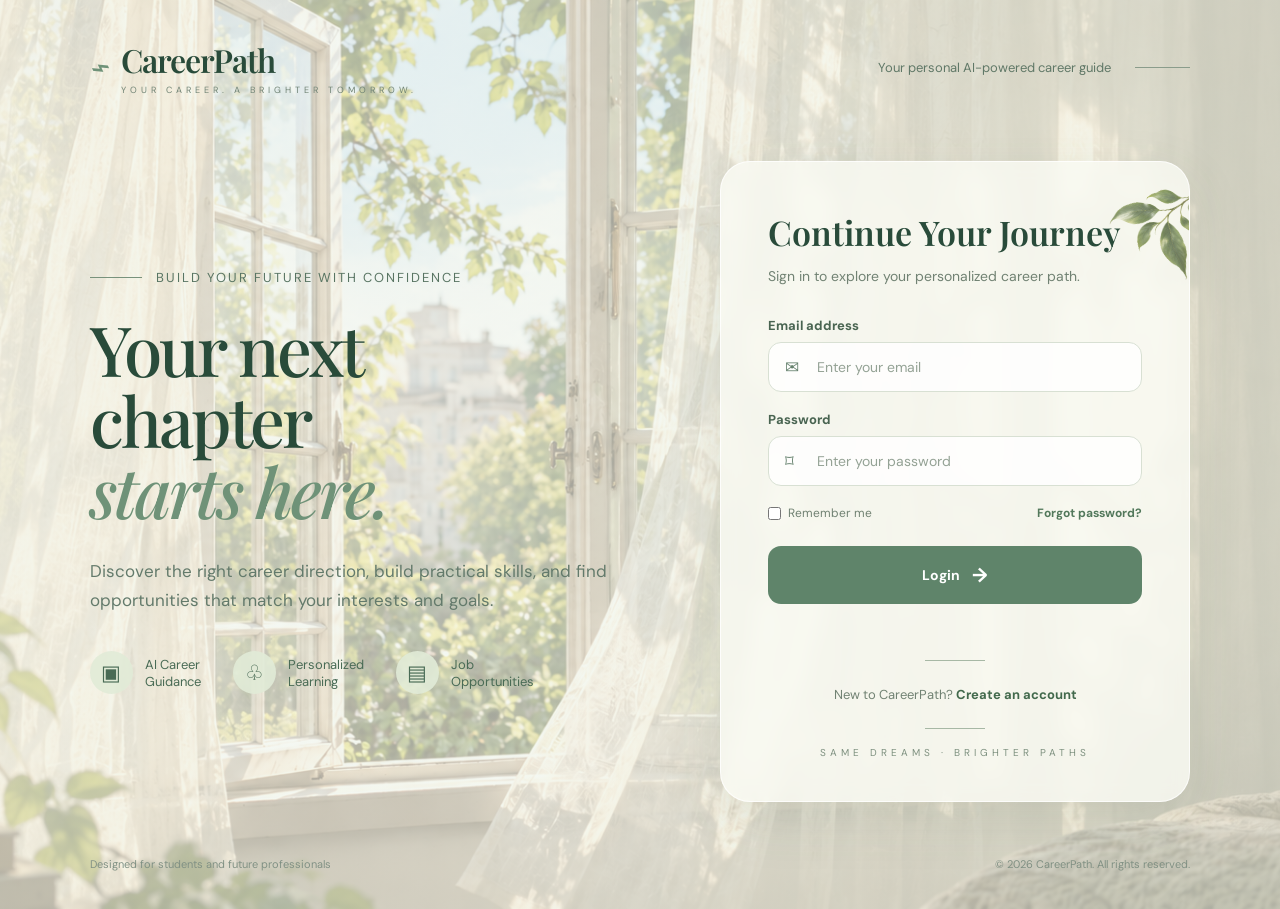
<file: index.html>
<!DOCTYPE html>
<html lang="en">
<head>
  <meta charset="UTF-8">
  <meta name="viewport" content="width=device-width, initial-scale=1.0">

  <title>CareerPath | Your Career Journey</title>

  <style>
    @import url('https://fonts.googleapis.com/css2?family=DM+Sans:wght@400;500;600;700&family=Playfair+Display:ital,wght@0,500;0,600;1,500;1,600&display=swap');

    * {
      margin: 0;
      padding: 0;
      box-sizing: border-box;
    }

    body {
      min-height: 100vh;
      color: #294b3a;
      font-family: "DM Sans", Arial, sans-serif;
      background:
        linear-gradient(
          rgba(239, 244, 235, 0.66),
          rgba(239, 244, 235, 0.66)
        ),
        url("images/CareerPath.png") center/cover no-repeat;
    }

    .page {
      min-height: 100vh;
      padding: 38px 7%;
      display: flex;
      flex-direction: column;
    }

    .navbar {
      display: flex;
      justify-content: space-between;
      align-items: center;
    }

    .brand {
      display: flex;
      align-items: center;
      gap: 12px;
    }

    .brand-leaf {
      font-size: 32px;
      color: #6f9278;
      transform: rotate(-25deg);
    }

    .brand-name {
      font-family: "Playfair Display", Georgia, serif;
      font-size: 32px;
      font-weight: 600;
      letter-spacing: -1px;
    }

    .brand-subtitle {
      margin-top: 3px;
      color: #718475;
      font-size: 9px;
      letter-spacing: 4px;
    }

    .top-right {
      display: flex;
      align-items: center;
      gap: 24px;
      color: #607867;
      font-size: 13px;
    }

    .top-line {
      width: 55px;
      height: 1px;
      background: #8a9c8b;
    }

    .main-content {
      flex: 1;
      display: grid;
      grid-template-columns: 1fr 0.9fr;
      align-items: center;
      gap: 85px;
      padding: 65px 0 35px;
    }

    .intro {
      max-width: 600px;
    }

    .eyebrow {
      display: flex;
      align-items: center;
      gap: 14px;
      margin-bottom: 27px;
      color: #597563;
      font-size: 13px;
      letter-spacing: 2px;
      text-transform: uppercase;
    }

    .eyebrow::before {
      content: "";
      width: 52px;
      height: 1px;
      background: #78927c;
    }

    .intro h1 {
      font-family: "Playfair Display", Georgia, serif;
      font-size: clamp(48px, 5.4vw, 82px);
      font-weight: 500;
      line-height: 1.03;
      letter-spacing: -3px;
      color: #294b3a;
    }

    .intro h1 em {
      color: #6f9278;
      font-weight: 500;
    }

    .intro p {
      max-width: 535px;
      margin-top: 30px;
      color: #637a6b;
      font-size: 17px;
      line-height: 1.75;
    }

    .features {
      display: flex;
      flex-wrap: wrap;
      gap: 32px;
      margin-top: 35px;
    }

    .feature {
      display: flex;
      align-items: center;
      gap: 12px;
      color: #496b55;
      font-size: 13px;
    }

    .feature-icon {
      width: 43px;
      height: 43px;
      display: grid;
      place-items: center;
      border-radius: 50%;
      background: rgba(225, 235, 216, 0.9);
      font-size: 21px;
    }

    .login-area {
      position: relative;
      width: 100%;
      max-width: 470px;
      justify-self: end;
      padding: 50px 47px 42px;
      border: 1px solid rgba(255, 255, 255, 0.75);
      border-radius: 30px;
      background: rgba(249, 250, 243, 0.82);
      box-shadow: 0 18px 55px rgba(62, 87, 66, 0.12);
      backdrop-filter: blur(8px);
      overflow: hidden;
    }

    .login-area::after {
      content: "";
      position: absolute;
      top: -8px;
      right: -10px;
      width: 125px;
      height: 145px;
      background-image: url("images/realistic-leaf.png");
      background-repeat: no-repeat;
      background-position: center;
      background-size: contain;
      opacity: 0.72;
      pointer-events: none;
      transform: rotate(8deg);
    }

    .login-area h2 {
      position: relative;
      z-index: 1;
      font-family: "Playfair Display", Georgia, serif;
      font-size: 34px;
      font-weight: 600;
      line-height: 1.2;
      margin-bottom: 12px;
      color: #294b3a;
    }

    .description {
      position: relative;
      z-index: 1;
      color: #718273;
      font-size: 14px;
      line-height: 1.6;
      margin-bottom: 30px;
    }

    .form-group {
      position: relative;
      z-index: 1;
      margin-bottom: 19px;
    }

    .form-group label {
      display: block;
      margin-bottom: 8px;
      color: #496451;
      font-size: 13px;
      font-weight: 700;
    }

    .input-wrapper {
      position: relative;
    }

    .input-icon {
      position: absolute;
      left: 17px;
      top: 50%;
      transform: translateY(-50%);
      color: #65816d;
      font-size: 17px;
    }

    .form-group input {
      width: 100%;
      padding: 15px 16px 15px 48px;
      border: 1px solid #d8e0d3;
      border-radius: 13px;
      outline: none;
      background: rgba(255, 255, 255, 0.82);
      color: #294b3a;
      font-family: "DM Sans", Arial, sans-serif;
      font-size: 14px;
      transition: 0.2s ease;
    }

    .form-group input:focus {
      border-color: #71957b;
      box-shadow: 0 0 0 3px rgba(113, 149, 123, 0.12);
    }

    .form-group input::placeholder {
      color: #94a295;
    }

    .form-options {
      position: relative;
      z-index: 1;
      display: flex;
      justify-content: space-between;
      align-items: center;
      gap: 12px;
      margin: 8px 0 25px;
      color: #718273;
      font-size: 12px;
    }

    .remember {
      display: flex;
      align-items: center;
      gap: 7px;
    }

    .remember input {
      accent-color: #63866c;
    }

    .forgot {
      border: none;
      background: transparent;
      color: #52785b;
      cursor: pointer;
      font-family: inherit;
      font-size: 12px;
      font-weight: 700;
    }

    .primary-button {
      position: relative;
      z-index: 1;
      width: 100%;
      display: flex;
      justify-content: center;
      align-items: center;
      gap: 12px;
      padding: 16px;
      border: none;
      border-radius: 13px;
      background: #5f846a;
      color: white;
      cursor: pointer;
      font-family: inherit;
      font-size: 14px;
      font-weight: 700;
      transition: 0.2s ease;
    }

    .primary-button span {
      font-size: 20px;
    }

    .primary-button:hover {
      background: #4d7058;
      transform: translateY(-2px);
    }

    .switch-text {
      position: relative;
      z-index: 1;
      margin-top: 25px;
      text-align: center;
      color: #718273;
      font-size: 13px;
    }

    .switch-text button {
      border: none;
      background: transparent;
      color: #42694c;
      cursor: pointer;
      font-family: inherit;
      font-size: 13px;
      font-weight: 700;
    }

    .divider {
      position: relative;
      z-index: 1;
      width: 60px;
      height: 1px;
      margin: 25px auto 17px;
      background: #a7b8a5;
    }

    .bottom-quote {
      position: relative;
      z-index: 1;
      text-align: center;
      color: #7d907f;
      font-size: 10px;
      letter-spacing: 4px;
    }

    .message {
      position: relative;
      z-index: 1;
      min-height: 18px;
      margin-top: 13px;
      color: #b34f4f;
      font-size: 12px;
    }

    .hidden {
      display: none;
    }

    .footer {
      display: flex;
      justify-content: space-between;
      color: #819184;
      font-size: 11px;
      padding-top: 20px;
    }

    @media (max-width: 1000px) {
      .main-content {
        grid-template-columns: 1fr;
        gap: 50px;
      }

      .login-area {
        justify-self: start;
        max-width: 500px;
      }

      .intro h1 {
        font-size: 64px;
      }
    }

    @media (max-width: 550px) {
      .page {
        padding: 25px 6%;
      }

      .navbar {
        align-items: flex-start;
      }

      .brand-name {
        font-size: 26px;
      }

      .brand-subtitle {
        font-size: 7px;
        letter-spacing: 2px;
      }

      .top-right {
        font-size: 10px;
        text-align: right;
      }

      .top-line {
        display: none;
      }

      .main-content {
        padding-top: 50px;
      }

      .intro h1 {
        font-size: 48px;
        letter-spacing: -1px;
      }

      .intro p {
        font-size: 15px;
      }

      .login-area {
        padding: 38px 25px 32px;
      }

      .login-area h2 {
        font-size: 30px;
      }

      .footer {
        flex-direction: column;
        gap: 8px;
      }
    }
  </style>
</head>

<body>
  <div class="page">

    <nav class="navbar">
      <div class="brand">
        <div class="brand-leaf">⌁</div>

        <div>
          <div class="brand-name">CareerPath</div>
          <div class="brand-subtitle">YOUR CAREER. A BRIGHTER TOMORROW.</div>
        </div>
      </div>

      <div class="top-right">
        <span>Your personal AI-powered career guide</span>
        <span class="top-line"></span>
      </div>
    </nav>

    <main class="main-content">

      <section class="intro">
        <div class="eyebrow">Build your future with confidence</div>

        <h1>
          Your next<br>
          chapter<br>
          <em>starts here.</em>
        </h1>

        <p>
          Discover the right career direction, build practical skills,
          and find opportunities that match your interests and goals.
        </p>

        <div class="features">
          <div class="feature">
            <div class="feature-icon">▣</div>
            <span>AI Career<br>Guidance</span>
          </div>

          <div class="feature">
            <div class="feature-icon">♧</div>
            <span>Personalized<br>Learning</span>
          </div>

          <div class="feature">
            <div class="feature-icon">▤</div>
            <span>Job<br>Opportunities</span>
          </div>
        </div>
      </section>

      <section class="login-area">

        <div id="loginSection">
          <h2>Continue Your Journey</h2>

          <p class="description">
            Sign in to explore your personalized career path.
          </p>

          <form id="loginForm">

            <div class="form-group">
              <label for="loginEmail">Email address</label>

              <div class="input-wrapper">
                <span class="input-icon">✉</span>

                <input
                  type="email"
                  id="loginEmail"
                  placeholder="Enter your email"
                  required
                >
              </div>
            </div>

            <div class="form-group">
              <label for="loginPassword">Password</label>

              <div class="input-wrapper">
                <span class="input-icon">⌑</span>

                <input
                  type="password"
                  id="loginPassword"
                  placeholder="Enter your password"
                  required
                >
              </div>
            </div>

            <div class="form-options">
              <label class="remember">
                <input type="checkbox" id="rememberMe">
                Remember me
              </label>

              <button type="button" class="forgot" onclick="forgotPassword()">
                Forgot password?
              </button>
            </div>

            <button type="submit" class="primary-button">
              Login
              <span>→</span>
            </button>

            <p id="loginMessage" class="message"></p>
          </form>

          <div class="divider"></div>

          <p class="switch-text">
            New to CareerPath?
            <button type="button" onclick="showRegister()">
              Create an account
            </button>
          </p>

          <div class="divider"></div>

          <div class="bottom-quote">
            SAME DREAMS · BRIGHTER PATHS
          </div>
        </div>

        <div id="registerSection" class="hidden">
          <h2>Start Your Journey</h2>

          <p class="description">
            Create your account and begin discovering your future.
          </p>

          <form id="registerForm">

            <div class="form-group">
              <label for="registerName">Full name</label>

              <div class="input-wrapper">
                <span class="input-icon">♙</span>

                <input
                  type="text"
                  id="registerName"
                  placeholder="Enter your name"
                  required
                >
              </div>
            </div>

            <div class="form-group">
              <label for="registerEmail">Email address</label>

              <div class="input-wrapper">
                <span class="input-icon">✉</span>

                <input
                  type="email"
                  id="registerEmail"
                  placeholder="Enter your email"
                  required
                >
              </div>
            </div>

            <div class="form-group">
              <label for="registerPassword">Create password</label>

              <div class="input-wrapper">
                <span class="input-icon">⌑</span>

                <input
                  type="password"
                  id="registerPassword"
                  placeholder="Create a password"
                  required
                >
              </div>
            </div>

            <button type="submit" class="primary-button">
              Create Account
              <span>→</span>
            </button>

            <p id="registerMessage" class="message"></p>
          </form>

          <div class="divider"></div>

          <p class="switch-text">
            Already have an account?
            <button type="button" onclick="showLogin()">
              Login
            </button>
          </p>
        </div>

      </section>

    </main>

    <footer class="footer">
      <span>Designed for students and future professionals</span>
      <span>© 2026 CareerPath. All rights reserved.</span>
    </footer>

  </div>

  <script>
    const loginSection = document.getElementById("loginSection");
    const registerSection = document.getElementById("registerSection");

    function showRegister() {
      loginSection.classList.add("hidden");
      registerSection.classList.remove("hidden");
    }

    function showLogin() {
      registerSection.classList.add("hidden");
      loginSection.classList.remove("hidden");
    }

    function forgotPassword() {
      alert("Password recovery will be available in the next version.");
    }

    document.getElementById("registerForm").addEventListener("submit", function(event) {
      event.preventDefault();

      const name = document.getElementById("registerName").value.trim();
      const email = document.getElementById("registerEmail").value.trim();
      const password = document.getElementById("registerPassword").value.trim();
      const message = document.getElementById("registerMessage");

      if (!name || !email || !password) {
        message.textContent = "Please fill in all fields.";
        return;
      }

      const account = {
        name: name,
        email: email,
        password: password
      };

      localStorage.setItem("careerPathAccount", JSON.stringify(account));

      document.getElementById("loginEmail").value = email;

      message.style.color = "#52785b";
      message.textContent = "Account created successfully.";

      setTimeout(function() {
        showLogin();

        document.getElementById("loginMessage").textContent =
          "Your account is ready. Please login.";
      }, 900);
    });

    document.getElementById("loginForm").addEventListener("submit", function(event) {
      event.preventDefault();

      const email = document.getElementById("loginEmail").value.trim();
      const password = document.getElementById("loginPassword").value.trim();
      const rememberMe = document.getElementById("rememberMe").checked;
      const message = document.getElementById("loginMessage");

      const savedAccount = JSON.parse(
        localStorage.getItem("careerPathAccount") || "null"
      );

      if (
        savedAccount &&
        savedAccount.email === email &&
        savedAccount.password !== password
      ) {
        message.textContent = "Incorrect password. Please try again.";
        return;
      }

      if (rememberMe) {
        localStorage.setItem("careerPathRememberedEmail", email);
      } else {
        localStorage.removeItem("careerPathRememberedEmail");
      }

      localStorage.setItem("careerPathLoggedIn", "true");

      window.location.href = "dashboard.html";
    });

    const rememberedEmail = localStorage.getItem("careerPathRememberedEmail");

    if (rememberedEmail) {
      document.getElementById("loginEmail").value = rememberedEmail;
      document.getElementById("rememberMe").checked = true;
    }
  </script>
</body>
</html>
</file>
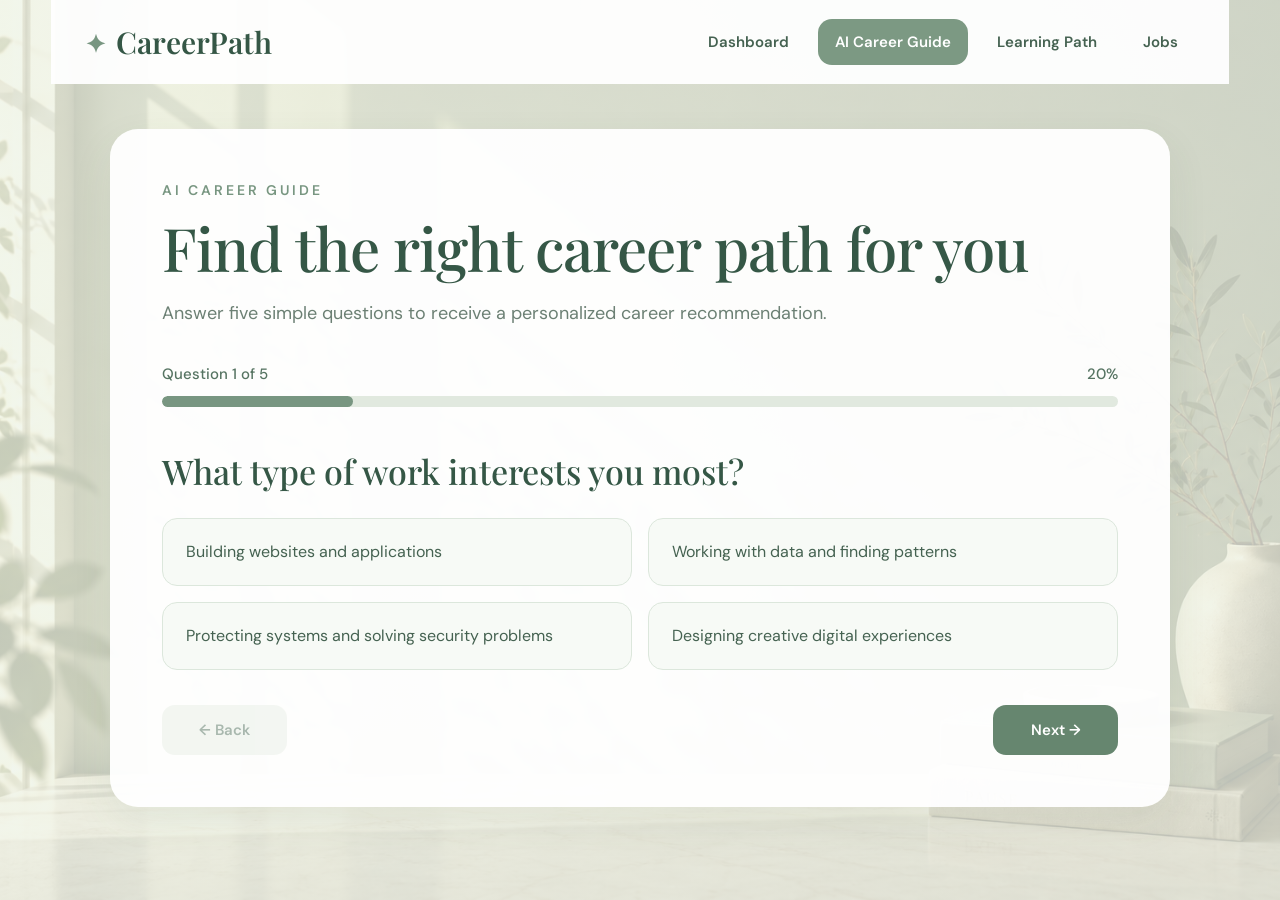
<file: assessment.html>
<!DOCTYPE html>
<html lang="en">
<head>
  <meta charset="UTF-8">
  <meta name="viewport" content="width=device-width, initial-scale=1.0">

  <title>AI Career Guide | CareerPath</title>

  <link rel="preconnect" href="https://fonts.googleapis.com">
  <link rel="preconnect" href="https://fonts.gstatic.com" crossorigin>

  <link
    href="https://fonts.googleapis.com/css2?family=DM+Sans:wght@400;500;600;700&family=Playfair+Display:wght@400;500;600&display=swap"
    rel="stylesheet"
  >

  <style>
    * {
      margin: 0;
      padding: 0;
      box-sizing: border-box;
    }

    body {
      min-height: 100vh;
      color: #355746;
      font-family: "DM Sans", sans-serif;
      background:
        linear-gradient(
          rgba(238, 244, 235, 0.78),
          rgba(238, 244, 235, 0.78)
        ),
        url("images/learning-bg.png") center / cover fixed no-repeat;
    }

    a {
      text-decoration: none;
      color: inherit;
    }

    button {
      font-family: "DM Sans", sans-serif;
      cursor: pointer;
    }

    .navbar {
      width: min(1180px, 92%);
      min-height: 84px;
      margin: 0 auto;
      padding: 0 34px;
      display: flex;
      align-items: center;
      justify-content: space-between;
      gap: 25px;
      background: rgba(255, 255, 255, 0.94);
    }

    .logo {
      display: flex;
      align-items: center;
      gap: 10px;
      color: #355746;
      font-family: "Playfair Display", Georgia, serif;
      font-size: 30px;
      font-weight: 600;
      white-space: nowrap;
    }

    .logo-symbol {
      color: #789681;
      font-size: 25px;
      line-height: 1;
    }

    .nav-links {
      display: flex;
      align-items: center;
      justify-content: flex-end;
      flex-wrap: wrap;
      gap: 12px;
    }

    .nav-links a {
      padding: 13px 17px;
      border-radius: 14px;
      color: #456251;
      font-size: 15px;
      font-weight: 600;
      transition: 0.25s ease;
    }

    .nav-links a:hover,
    .nav-links a.active {
      color: white;
      background: #7c9983;
    }

    .page {
      width: min(1060px, 90%);
      margin: 45px auto 70px;
    }

    .guide-card {
      padding: 52px;
      background: rgba(255, 255, 255, 0.95);
      border-radius: 28px;
      box-shadow: 0 16px 40px rgba(68, 91, 72, 0.09);
    }

    .eyebrow {
      margin-bottom: 14px;
      color: #789681;
      font-size: 14px;
      font-weight: 600;
      letter-spacing: 3px;
      text-transform: uppercase;
    }

    h1 {
      margin-bottom: 16px;
      color: #355746;
      font-family: "Playfair Display", Georgia, serif;
      font-size: clamp(40px, 5vw, 60px);
      font-weight: 500;
      line-height: 1.15;
      letter-spacing: -1px;
    }

    .intro {
      margin-bottom: 35px;
      color: #6c8074;
      font-size: 18px;
      line-height: 1.7;
    }

    .progress-top {
      display: flex;
      justify-content: space-between;
      gap: 20px;
      margin-bottom: 12px;
      color: #567462;
      font-size: 15px;
      font-weight: 500;
    }

    .progress-track {
      width: 100%;
      height: 11px;
      margin-bottom: 42px;
      overflow: hidden;
      background: #e1e9df;
      border-radius: 20px;
    }

    .progress-bar {
      width: 20%;
      height: 100%;
      background: #789681;
      border-radius: 20px;
      transition: width 0.3s ease;
    }

    .question-title {
      margin-bottom: 25px;
      color: #355746;
      font-family: "Playfair Display", Georgia, serif;
      font-size: 34px;
      font-weight: 500;
      line-height: 1.3;
    }

    .options {
      display: grid;
      grid-template-columns: repeat(2, 1fr);
      gap: 16px;
    }

    .option {
      padding: 21px 23px;
      text-align: left;
      color: #456251;
      background: #f7faf6;
      border: 1px solid #dce7dc;
      border-radius: 15px;
      font-size: 16px;
      font-weight: 400;
      line-height: 1.5;
      transition: 0.2s ease;
    }

    .option:hover {
      border-color: #91aa96;
      background: #edf4ed;
    }

    .option.selected {
      color: white;
      background: #789681;
      border-color: #789681;
    }

    .controls {
      margin-top: 35px;
      display: flex;
      justify-content: space-between;
      gap: 15px;
    }

    .control-btn {
      min-width: 125px;
      padding: 15px 23px;
      border: none;
      border-radius: 13px;
      font-size: 15px;
      font-weight: 600;
      transition: 0.2s ease;
    }

    .back-btn {
      color: #567462;
      background: #e9f0e7;
    }

    .next-btn {
      color: white;
      background: #66866f;
    }

    .control-btn:hover {
      transform: translateY(-2px);
    }

    .back-btn:hover {
      background: #dce8db;
    }

    .next-btn:hover {
      background: #52745d;
    }

    .result {
      display: none;
    }

    .result.show {
      display: block;
    }

    .result h2 {
      margin-bottom: 20px;
      color: #355746;
      font-family: "Playfair Display", Georgia, serif;
      font-size: 43px;
      font-weight: 500;
      line-height: 1.2;
    }

    .result-text {
      margin-bottom: 28px;
      color: #60786b;
      font-size: 17px;
      line-height: 1.8;
    }

    .result-grid {
      display: grid;
      grid-template-columns: repeat(2, 1fr);
      gap: 18px;
      margin-bottom: 30px;
    }

    .result-box {
      padding: 24px;
      background: #f4f8f2;
      border-radius: 17px;
    }

    .result-box h3 {
      margin-bottom: 10px;
      color: #456251;
      font-family: "Playfair Display", Georgia, serif;
      font-size: 23px;
      font-weight: 500;
    }

    .result-box p {
      color: #6b8073;
      font-size: 15px;
      line-height: 1.7;
    }

    .result-actions {
      display: flex;
      flex-wrap: wrap;
      gap: 13px;
    }

    .result-actions a,
    .result-actions button {
      padding: 15px 20px;
      border: none;
      border-radius: 13px;
      font-size: 14px;
      font-weight: 600;
    }

    .primary-action {
      color: white;
      background: #66866f;
    }

    .secondary-action {
      color: #52745d;
      background: #e6efe4;
    }

    .result-actions a:hover,
    .result-actions button:hover {
      transform: translateY(-2px);
    }

    @media (max-width: 850px) {
      .navbar {
        padding: 22px;
        flex-direction: column;
        align-items: flex-start;
      }

      .nav-links {
        justify-content: flex-start;
      }

      .guide-card {
        padding: 35px;
      }

      .options,
      .result-grid {
        grid-template-columns: 1fr;
      }
    }

    @media (max-width: 550px) {
      .navbar,
      .page {
        width: 92%;
      }

      .logo {
        font-size: 27px;
      }

      .nav-links {
        gap: 5px;
      }

      .nav-links a {
        padding: 10px 11px;
        font-size: 13px;
      }

      .guide-card {
        padding: 25px;
      }

      h1 {
        font-size: 40px;
      }

      .question-title {
        font-size: 29px;
      }

      .controls {
        flex-direction: column;
      }

      .control-btn {
        width: 100%;
      }
    }
  </style>
</head>

<body>

  <nav class="navbar">
    <a href="dashboard.html" class="logo">
      <span class="logo-symbol">✦</span>
      CareerPath
    </a>

    <div class="nav-links">
      <a href="dashboard.html">Dashboard</a>
      <a href="assessment.html" class="active">AI Career Guide</a>
      <a href="learning.html">Learning Path</a>
      <a href="jobs.html">Jobs</a>
    </div>
  </nav>

  <main class="page">
    <section class="guide-card">

      <div id="questionSection">
        <div class="eyebrow">AI Career Guide</div>

        <h1>Find the right career path for you</h1>

        <p class="intro">
          Answer five simple questions to receive a personalized career recommendation.
        </p>

        <div class="progress-top">
          <span id="questionNumber">Question 1 of 5</span>
          <span id="progressPercent">20%</span>
        </div>

        <div class="progress-track">
          <div class="progress-bar" id="progressBar"></div>
        </div>

        <h2 class="question-title" id="questionTitle"></h2>

        <div class="options" id="optionsContainer"></div>

        <div class="controls">
          <button class="control-btn back-btn" id="backButton">
            ← Back
          </button>

          <button class="control-btn next-btn" id="nextButton">
            Next →
          </button>
        </div>
      </div>

      <div class="result" id="resultSection">
        <div class="eyebrow">Your Career Recommendation</div>

        <h2 id="resultTitle"></h2>

        <p class="result-text" id="resultReason"></p>

        <div class="result-grid">
          <div class="result-box">
            <h3>Important Skills</h3>
            <p id="resultSkills"></p>
          </div>

          <div class="result-box">
            <h3>Beginner Project</h3>
            <p id="resultProject"></p>
          </div>

          <div class="result-box">
            <h3>Technologies</h3>
            <p id="resultTechnologies"></p>
          </div>

          <div class="result-box">
            <h3>Next Step</h3>
            <p>
              Follow your learning roadmap and start building practical projects.
            </p>
          </div>
        </div>

        <div class="result-actions">
          <a href="learning.html" class="primary-action">
            View My Learning Path →
          </a>

          <a href="jobs.html" class="secondary-action">
            Explore Jobs & Internships
          </a>

          <button class="secondary-action" id="retakeButton">
            Retake Assessment
          </button>

          <a href="dashboard.html" class="secondary-action">
            Back to Dashboard
          </a>
        </div>
      </div>

    </section>
  </main>

  <script>
    const questions = [
      {
        title: "What type of work interests you most?",
        options: [
          "Building websites and applications",
          "Working with data and finding patterns",
          "Protecting systems and solving security problems",
          "Designing creative digital experiences"
        ]
      },
      {
        title: "Which activity sounds most enjoyable?",
        options: [
          "Writing code and creating software",
          "Analyzing numbers and making reports",
          "Finding bugs and solving technical problems",
          "Designing interfaces and improving user experience"
        ]
      },
      {
        title: "What is your current skill level?",
        options: [
          "Beginner in programming",
          "Comfortable with basic programming",
          "Good at logical thinking and problem-solving",
          "Interested in design and technology"
        ]
      },
      {
        title: "Which subject do you prefer?",
        options: [
          "Programming and computer science",
          "Mathematics and statistics",
          "Networking and computer security",
          "Design and creativity"
        ]
      },
      {
        title: "What kind of career would you prefer?",
        options: [
          "Software development",
          "Data analysis",
          "Cybersecurity",
          "Frontend and web design"
        ]
      }
    ];

    const careerData = {
      "Software Developer": {
        reason:
          "Your answers show an interest in programming, logical thinking, and building useful applications. Software development is a strong starting point for you.",
        skills:
          "C++, Python, Java, problem-solving, data structures, algorithms, Git",
        project:
          "Build a student attendance management system or a simple task management application.",
        technologies:
          "C++, Python, HTML, CSS, JavaScript, GitHub"
      },

      "Data Analyst": {
        reason:
          "Your answers show an interest in numbers, patterns, reports, and understanding information. Data analysis can help you turn raw data into useful decisions.",
        skills:
          "Python, statistics, Excel, SQL, data cleaning, data visualization",
        project:
          "Create a student performance dashboard using marks, attendance, and subject-wise results.",
        technologies:
          "Python, Pandas, Excel, SQL, Power BI"
      },

      "Cybersecurity Analyst": {
        reason:
          "Your answers show curiosity about systems, security, troubleshooting, and protecting information. Cybersecurity is a suitable direction for these interests.",
        skills:
          "Networking, Linux, Python, ethical security practices, problem-solving",
        project:
          "Create a password strength checker or a basic network security awareness website.",
        technologies:
          "Python, Linux, Networking tools, HTML, JavaScript"
      },

      "Frontend Web Developer": {
        reason:
          "Your answers show an interest in design, websites, creativity, and improving user experience. Frontend development combines programming with visual design.",
        skills:
          "HTML, CSS, JavaScript, responsive design, UI design, Git",
        project:
          "Build a personal portfolio website or a responsive college event website.",
        technologies:
          "HTML, CSS, JavaScript, React, GitHub"
      }
    };

    let currentQuestion = 0;
    let answers = [];

    const questionTitle = document.getElementById("questionTitle");
    const optionsContainer = document.getElementById("optionsContainer");
    const questionNumber = document.getElementById("questionNumber");
    const progressPercent = document.getElementById("progressPercent");
    const progressBar = document.getElementById("progressBar");
    const backButton = document.getElementById("backButton");
    const nextButton = document.getElementById("nextButton");
    const questionSection = document.getElementById("questionSection");
    const resultSection = document.getElementById("resultSection");

    function displayQuestion() {
      const question = questions[currentQuestion];

      questionTitle.textContent = question.title;
      questionNumber.textContent =
        "Question " + (currentQuestion + 1) + " of " + questions.length;

      const percentage = ((currentQuestion + 1) / questions.length) * 100;

      progressPercent.textContent = percentage + "%";
      progressBar.style.width = percentage + "%";

      optionsContainer.innerHTML = "";

      question.options.forEach((optionText, index) => {
        const optionButton = document.createElement("button");

        optionButton.className = "option";
        optionButton.textContent = optionText;

        if (answers[currentQuestion] === index) {
          optionButton.classList.add("selected");
        }

        optionButton.addEventListener("click", function () {
          answers[currentQuestion] = index;

          document.querySelectorAll(".option").forEach(function (button) {
            button.classList.remove("selected");
          });

          optionButton.classList.add("selected");
        });

        optionsContainer.appendChild(optionButton);
      });

      backButton.disabled = currentQuestion === 0;
      backButton.style.opacity = currentQuestion === 0 ? "0.5" : "1";

      nextButton.textContent =
        currentQuestion === questions.length - 1
          ? "Show Result →"
          : "Next →";
    }

    function calculateCareer() {
      const scores = {
        "Software Developer": 0,
        "Data Analyst": 0,
        "Cybersecurity Analyst": 0,
        "Frontend Web Developer": 0
      };

      answers.forEach(function (answer, index) {
        if (answer === undefined) {
          return;
        }

        if (index === 0) {
          if (answer === 0) scores["Software Developer"] += 2;
          if (answer === 1) scores["Data Analyst"] += 2;
          if (answer === 2) scores["Cybersecurity Analyst"] += 2;
          if (answer === 3) scores["Frontend Web Developer"] += 2;
        }

        if (index === 1) {
          if (answer === 0) scores["Software Developer"] += 2;
          if (answer === 1) scores["Data Analyst"] += 2;
          if (answer === 2) scores["Cybersecurity Analyst"] += 2;
          if (answer === 3) scores["Frontend Web Developer"] += 2;
        }

        if (index === 2) {
          if (answer === 0) scores["Software Developer"] += 1;
          if (answer === 1) scores["Data Analyst"] += 1;
          if (answer === 2) scores["Cybersecurity Analyst"] += 1;
          if (answer === 3) scores["Frontend Web Developer"] += 1;
        }

        if (index === 3) {
          if (answer === 0) scores["Software Developer"] += 2;
          if (answer === 1) scores["Data Analyst"] += 2;
          if (answer === 2) scores["Cybersecurity Analyst"] += 2;
          if (answer === 3) scores["Frontend Web Developer"] += 2;
        }

        if (index === 4) {
          if (answer === 0) scores["Software Developer"] += 3;
          if (answer === 1) scores["Data Analyst"] += 3;
          if (answer === 2) scores["Cybersecurity Analyst"] += 3;
          if (answer === 3) scores["Frontend Web Developer"] += 3;
        }
      });

      let selectedCareer = "Software Developer";
      let highestScore = 0;

      Object.keys(scores).forEach(function (career) {
        if (scores[career] > highestScore) {
          highestScore = scores[career];
          selectedCareer = career;
        }
      });

      return selectedCareer;
    }

    function showResult() {
      const selectedCareer = calculateCareer();
      const result = careerData[selectedCareer];

      localStorage.setItem("careerPathAnswers", JSON.stringify(answers));
      localStorage.setItem("careerPathSelectedCareer", selectedCareer);

      document.getElementById("resultTitle").textContent = selectedCareer;
      document.getElementById("resultReason").textContent = result.reason;
      document.getElementById("resultSkills").textContent = result.skills;
      document.getElementById("resultProject").textContent = result.project;
      document.getElementById("resultTechnologies").textContent =
        result.technologies;

      questionSection.style.display = "none";
      resultSection.classList.add("show");
    }

    nextButton.addEventListener("click", function () {
      if (answers[currentQuestion] === undefined) {
        alert("Please select an answer before continuing.");
        return;
      }

      if (currentQuestion === questions.length - 1) {
        showResult();
      } else {
        currentQuestion++;
        displayQuestion();
      }
    });

    backButton.addEventListener("click", function () {
      if (currentQuestion > 0) {
        currentQuestion--;
        displayQuestion();
      }
    });

    document.getElementById("retakeButton").addEventListener("click", function () {
      currentQuestion = 0;
      answers = [];

      resultSection.classList.remove("show");
      questionSection.style.display = "block";

      displayQuestion();
    });

    displayQuestion();
  </script>

</body>
</html>
</file>
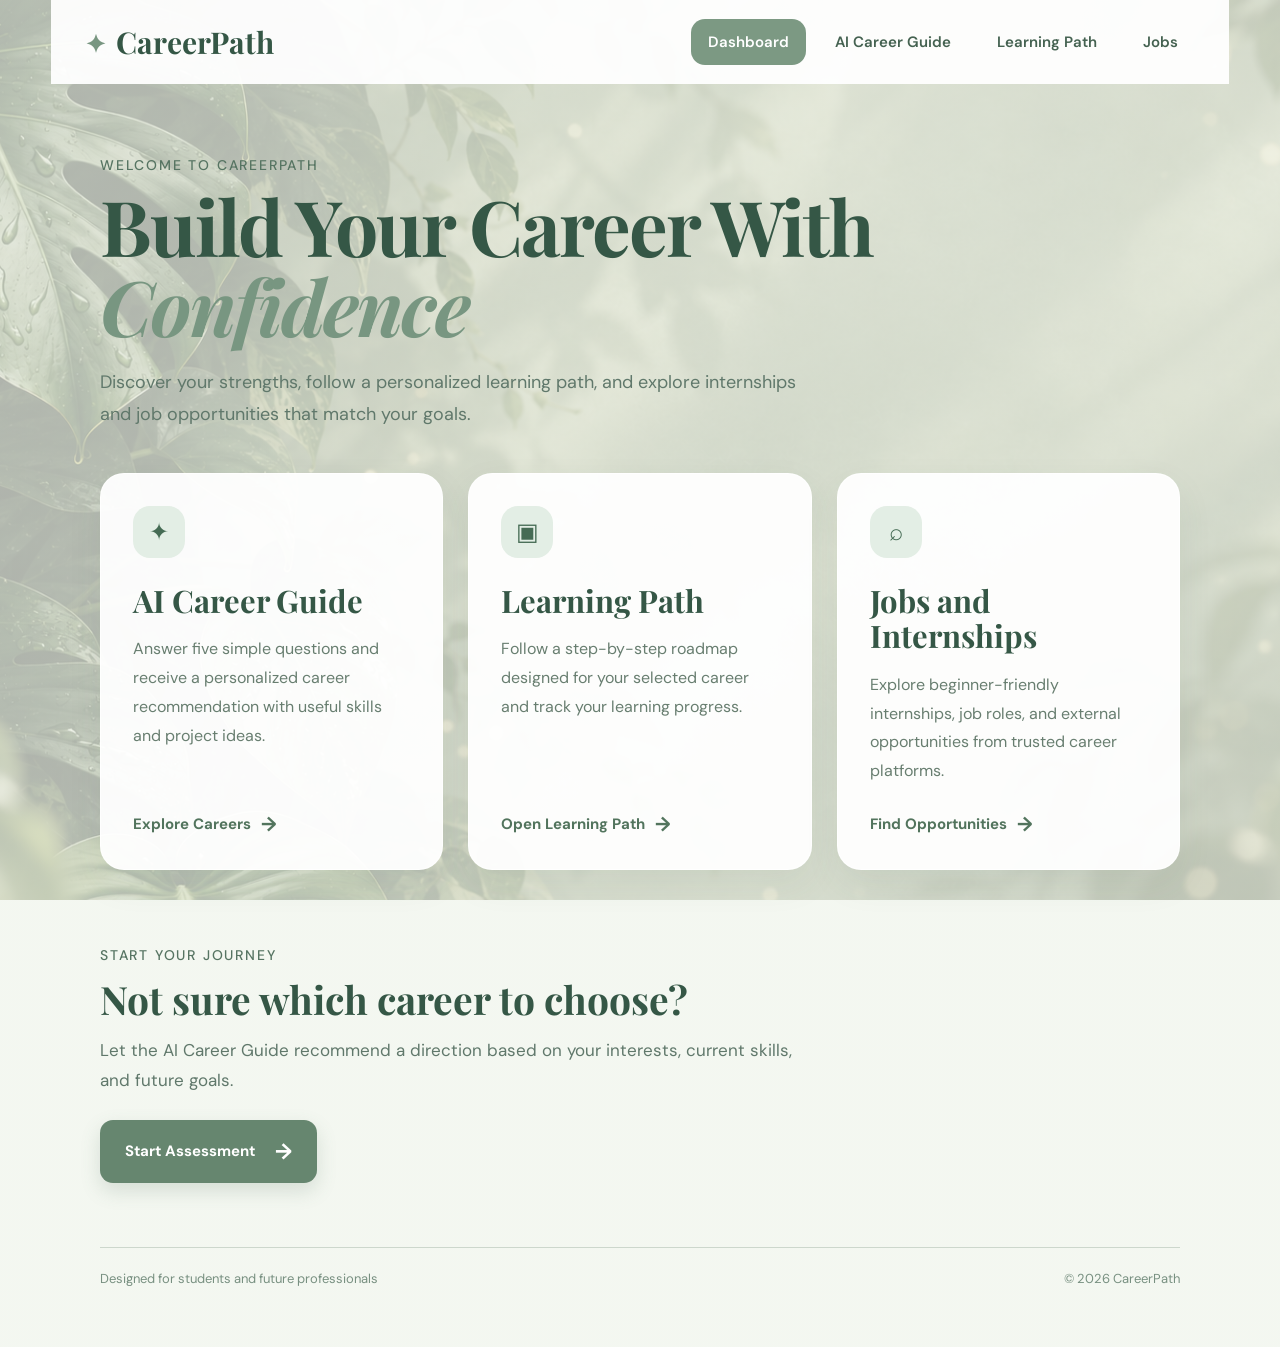
<file: dashboard.html>
<!DOCTYPE html>
<html lang="en">
<head>
  <meta charset="UTF-8">
  <meta name="viewport" content="width=device-width, initial-scale=1.0">

  <title>Dashboard | CareerPath</title>

  <link rel="preconnect" href="https://fonts.googleapis.com">
  <link rel="preconnect" href="https://fonts.gstatic.com" crossorigin>

  <link
    href="https://fonts.googleapis.com/css2?family=DM+Sans:wght@400;500;600;700&family=Playfair+Display:wght@500;600;700;800&display=swap"
    rel="stylesheet"
  >

  <style>
    * {
      margin: 0;
      padding: 0;
      box-sizing: border-box;
    }

    body {
      min-height: 100vh;
      color: #355746;
      font-family: "DM Sans", sans-serif;
      background:
        linear-gradient(
          rgba(239, 244, 235, 0.72),
          rgba(239, 244, 235, 0.72)
        ),
        url("images/dashboard-bg.png") center / cover fixed no-repeat;
    }

    a {
      text-decoration: none;
      color: inherit;
    }

    .page {
      width: 100%;
      min-height: 100vh;
      padding-bottom: 60px;
    }

    .navbar {
      width: min(1180px, 92%);
      min-height: 84px;
      margin: 0 auto;
      padding: 0 34px;
      display: flex;
      align-items: center;
      justify-content: space-between;
      gap: 25px;
      background: rgba(255, 255, 255, 0.94);
    }

    .logo {
      display: flex;
      align-items: center;
      gap: 10px;
      color: #355746;
      font-family: "Playfair Display", Georgia, serif;
      font-size: 30px;
      font-weight: 700;
      white-space: nowrap;
    }

    .logo-symbol {
      color: #789681;
      font-size: 25px;
      line-height: 1;
    }

    .nav-links {
      display: flex;
      align-items: center;
      justify-content: flex-end;
      flex-wrap: wrap;
      gap: 12px;
    }

    .nav-links a {
      padding: 13px 17px;
      border-radius: 14px;
      color: #456251;
      font-size: 15px;
      font-weight: 600;
      transition: 0.25s ease;
    }

    .nav-links a:hover,
    .nav-links a.active {
      color: white;
      background: #7c9983;
    }

    .hero {
      width: min(1080px, 88%);
      margin: 0 auto;
      padding: 72px 0 42px;
    }

    .eyebrow {
      margin-bottom: 12px;
      color: #567462;
      font-size: 14px;
      font-weight: 500;
      letter-spacing: 1.8px;
      text-transform: uppercase;
    }

    .hero h1 {
      max-width: 850px;
      margin-bottom: 20px;
      color: #355746;
      font-family: "Playfair Display", Georgia, serif;
      font-size: clamp(48px, 6vw, 78px);
      font-weight: 700;
      line-height: 1.04;
      letter-spacing: -2px;
    }

    .hero h1 span {
      color: #789681;
      font-style: italic;
    }

    .hero p {
      max-width: 720px;
      color: #60786b;
      font-size: 18px;
      line-height: 1.8;
    }

    .cards {
      width: min(1080px, 88%);
      margin: 0 auto;
      display: grid;
      grid-template-columns: repeat(3, 1fr);
      gap: 25px;
    }

    .card {
      min-height: 340px;
      padding: 32px;
      display: flex;
      flex-direction: column;
      align-items: flex-start;
      background: rgba(255, 255, 255, 0.94);
      border: 1px solid rgba(255, 255, 255, 0.8);
      border-radius: 24px;
      box-shadow: 0 14px 35px rgba(68, 91, 72, 0.08);
      transition: transform 0.25s ease, box-shadow 0.25s ease;
    }

    .card:hover {
      transform: translateY(-6px);
      box-shadow: 0 20px 42px rgba(68, 91, 72, 0.15);
    }

    .card-icon {
      width: 52px;
      height: 52px;
      margin-bottom: 25px;
      display: grid;
      place-items: center;
      color: #456b54;
      background: #e3eee5;
      border-radius: 17px;
      font-size: 24px;
    }

    .card h2 {
      margin-bottom: 17px;
      color: #355746;
      font-family: "Playfair Display", Georgia, serif;
      font-size: 31px;
      font-weight: 700;
      line-height: 1.15;
    }

    .card p {
      margin-bottom: 25px;
      color: #687e70;
      font-size: 16px;
      line-height: 1.8;
    }

    .card-link {
      margin-top: auto;
      display: inline-flex;
      align-items: center;
      gap: 10px;
      color: #52745d;
      font-size: 15px;
      font-weight: 700;
    }

    .card-link span {
      font-size: 20px;
      transition: transform 0.2s ease;
    }

    .card-link:hover span {
      transform: translateX(5px);
    }

    .journey {
      width: min(1080px, 88%);
      margin: 42px auto 0;
      padding: 34px 0;
    }

    .journey h2 {
      margin-bottom: 12px;
      color: #355746;
      font-family: "Playfair Display", Georgia, serif;
      font-size: 39px;
      line-height: 1.2;
    }

    .journey p {
      max-width: 700px;
      margin-bottom: 24px;
      color: #60786b;
      font-size: 17px;
      line-height: 1.8;
    }

    .assessment-btn {
      display: inline-flex;
      align-items: center;
      justify-content: center;
      gap: 20px;
      padding: 17px 25px;
      color: white;
      background: #66866f;
      border-radius: 13px;
      font-size: 15px;
      font-weight: 700;
      box-shadow: 0 8px 20px rgba(80, 112, 88, 0.18);
      transition: 0.25s ease;
    }

    .assessment-btn span {
      font-size: 22px;
      transition: transform 0.2s ease;
    }

    .assessment-btn:hover {
      background: #52745d;
      transform: translateY(-2px);
    }

    .assessment-btn:hover span {
      transform: translateX(5px);
    }

    .footer {
      width: min(1080px, 88%);
      margin: 30px auto 0;
      padding-top: 22px;
      display: flex;
      justify-content: space-between;
      gap: 20px;
      border-top: 1px solid rgba(89, 119, 96, 0.25);
      color: #789081;
      font-size: 13px;
    }

    @media (max-width: 900px) {
      .navbar {
        padding: 22px;
        flex-direction: column;
        align-items: flex-start;
      }

      .nav-links {
        justify-content: flex-start;
      }

      .hero {
        padding-top: 48px;
      }

      .cards {
        grid-template-columns: 1fr;
      }

      .card {
        min-height: auto;
      }
    }

    @media (max-width: 600px) {
      .navbar,
      .hero,
      .cards,
      .journey,
      .footer {
        width: 90%;
      }

      .logo {
        font-size: 27px;
      }

      .nav-links {
        gap: 5px;
      }

      .nav-links a {
        padding: 10px 11px;
        font-size: 13px;
      }

      .hero h1 {
        font-size: 48px;
        letter-spacing: -1px;
      }

      .hero p {
        font-size: 16px;
      }

      .card {
        padding: 27px;
      }

      .journey h2 {
        font-size: 32px;
      }

      .footer {
        flex-direction: column;
      }
    }
  </style>
</head>

<body>
  <div class="page">

    <nav class="navbar">
      <a href="dashboard.html" class="logo">
        <span class="logo-symbol">✦</span>
        CareerPath
      </a>

      <div class="nav-links">
        <a href="dashboard.html" class="active">Dashboard</a>
        <a href="assessment.html">AI Career Guide</a>
        <a href="learning.html">Learning Path</a>
        <a href="jobs.html">Jobs</a>
      </div>
    </nav>

    <main>
      <section class="hero">
        <div class="eyebrow">Welcome to CareerPath</div>

        <h1>
          Build Your Career With
          <span>Confidence</span>
        </h1>

        <p>
          Discover your strengths, follow a personalized learning path,
          and explore internships and job opportunities that match your goals.
        </p>
      </section>

      <section class="cards">

        <article class="card">
          <div class="card-icon">✦</div>

          <h2>AI Career Guide</h2>

          <p>
            Answer five simple questions and receive a personalized career
            recommendation with useful skills and project ideas.
          </p>

          <a href="assessment.html" class="card-link">
            Explore Careers
            <span>→</span>
          </a>
        </article>

        <article class="card">
          <div class="card-icon">▣</div>

          <h2>Learning Path</h2>

          <p>
            Follow a step-by-step roadmap designed for your selected career
            and track your learning progress.
          </p>

          <a href="learning.html" class="card-link">
            Open Learning Path
            <span>→</span>
          </a>
        </article>

        <article class="card">
          <div class="card-icon">⌕</div>

          <h2>Jobs and Internships</h2>

          <p>
            Explore beginner-friendly internships, job roles, and external
            opportunities from trusted career platforms.
          </p>

          <a href="jobs.html" class="card-link">
            Find Opportunities
            <span>→</span>
          </a>
        </article>

      </section>

      <section class="journey">
        <div class="eyebrow">Start Your Journey</div>

        <h2>Not sure which career to choose?</h2>

        <p>
          Let the AI Career Guide recommend a direction based on your
          interests, current skills, and future goals.
        </p>

        <a href="assessment.html" class="assessment-btn">
          Start Assessment
          <span>→</span>
        </a>
      </section>
    </main>

    <footer class="footer">
      <span>Designed for students and future professionals</span>
      <span>© 2026 CareerPath</span>
    </footer>

  </div>
</body>
</html>
</file>
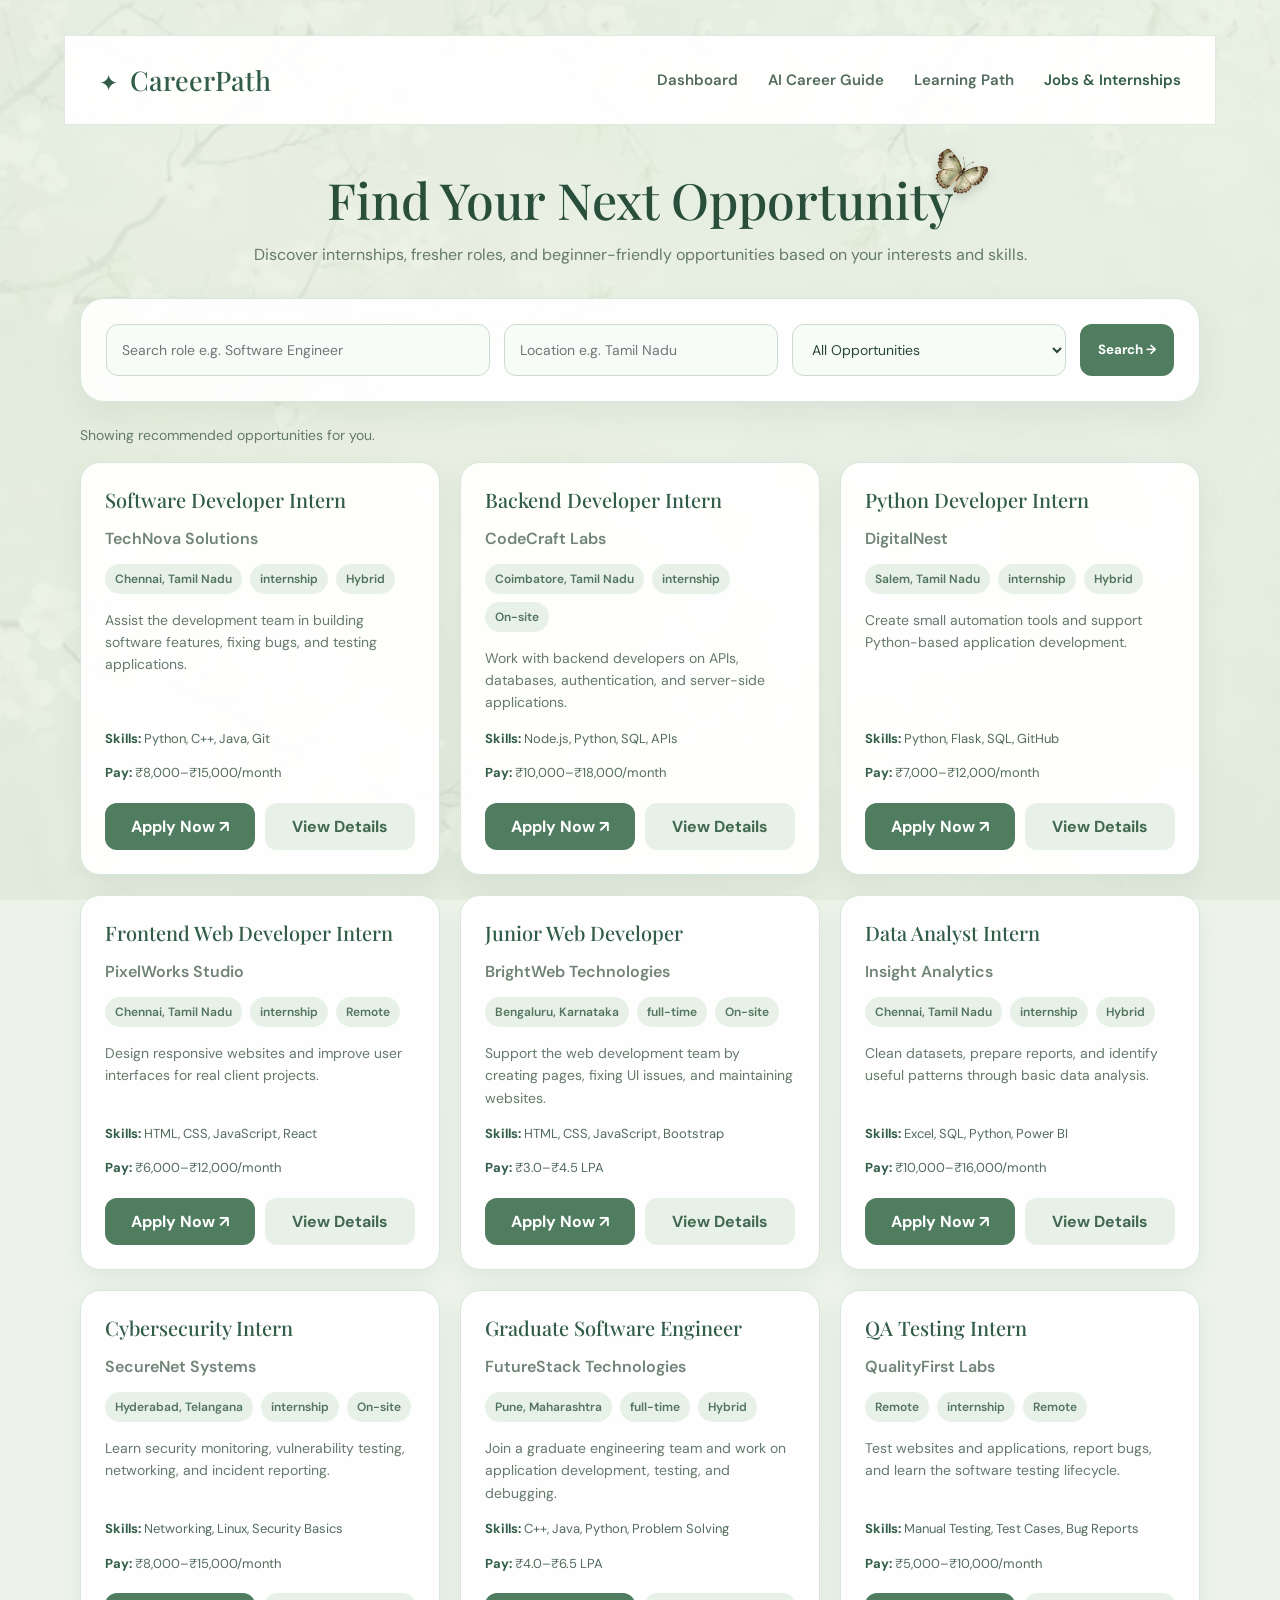
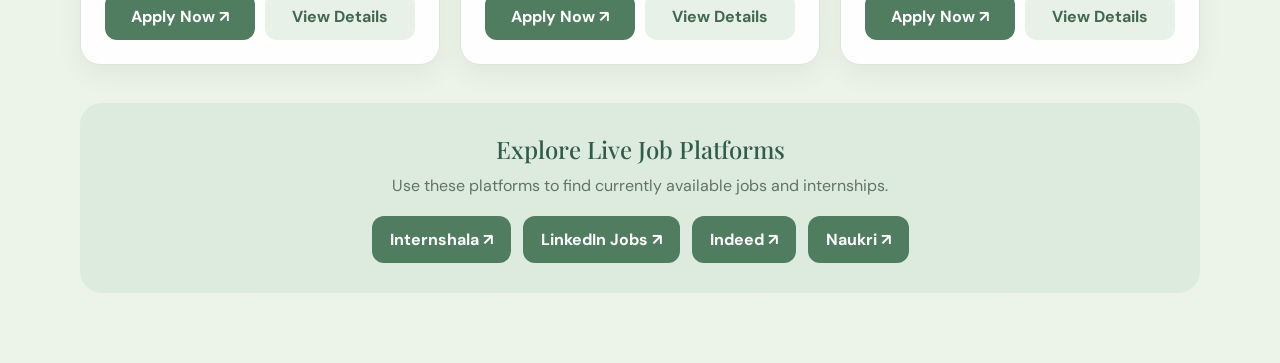
<file: jobs.html>
<!DOCTYPE html>
<html lang="en">
<head>
  <meta charset="UTF-8">
  <meta name="viewport" content="width=device-width, initial-scale=1.0">

  <title>CareerPath | Jobs & Internships</title>

  <link
    href="https://fonts.googleapis.com/css2?family=DM+Sans:wght@400;500;600;700&family=Playfair+Display:wght@400;500;600&display=swap"
    rel="stylesheet"
  >

  <style>
    * {
      box-sizing: border-box;
      margin: 0;
      padding: 0;
      font-family: "DM Sans", sans-serif;
    }

    body {
      min-height: 100vh;
      color: #29463b;
      background:
        linear-gradient(
          rgba(235, 242, 231, 0.88),
          rgba(235, 242, 231, 0.95)
        ),
        url("images/jobs-bg.png") center / cover fixed no-repeat;
    }

    .navbar {
      width: min(1305px, 90%);
      margin: 35px auto 0;
      padding: 22px 34px;
      display: flex;
      justify-content: space-between;
      align-items: center;
      gap: 25px;
      background: rgba(255, 255, 255, 0.94);
      border: 1px solid #e0e9df;
      flex-wrap: wrap;
    }

    .logo {
      color: #315d48;
      font-family: "Playfair Display", serif;
      font-size: 27px;
      font-weight: 500;
      text-decoration: none;
      white-space: nowrap;
    }

    .logo span {
      font-family: "DM Sans", sans-serif;
      font-size: 23px;
      margin-right: 5px;
    }

    .nav-links {
      display: flex;
      align-items: center;
      gap: 30px;
      flex-wrap: wrap;
    }

    .nav-links a {
      color: #526b5d;
      text-decoration: none;
      font-size: 15px;
      font-weight: 600;
      padding: 12px 0;
    }

    .nav-links a:hover,
    .nav-links a.active {
      color: #315d48;
    }

    .page {
      width: min(1120px, 90%);
      margin: 45px auto 70px;
    }

    .heading {
      text-align: center;
      margin-bottom: 30px;
    }

    .title-with-butterfly {
      position: relative;
      display: inline-block;
    }

    .heading h1 {
      position: relative;
      z-index: 1;
      color: #294f3b;
      font-family: "Playfair Display", serif;
      font-size: clamp(32px, 5vw, 50px);
      font-weight: 500;
      line-height: 1.2;
      margin-bottom: 12px;
    }

    .jobs-butterfly {
      position: absolute;
      z-index: 2;
      width: 55px;
      height: 48px;
      right: -35px;
      top: -24px;
      object-fit: cover;
      object-position: center;
      border-radius: 50%;
      pointer-events: none;
      filter: drop-shadow(0 4px 5px rgba(45, 70, 50, 0.2));
    }

    .heading p {
      color: #647a6b;
      line-height: 1.6;
      font-size: 16px;
    }

    .search-box {
      display: grid;
      grid-template-columns: 1.4fr 1fr 1fr auto;
      gap: 14px;
      padding: 25px;
      background: rgba(255, 255, 255, 0.92);
      border: 1px solid #d8e7da;
      border-radius: 24px;
      box-shadow: 0 12px 30px rgba(70, 105, 80, 0.08);
    }

    input,
    select {
      width: 100%;
      padding: 15px;
      border: 1px solid #cbdccc;
      border-radius: 12px;
      background: #f8fcf8;
      color: #29463b;
      outline: none;
      font-size: 14px;
    }

    input:focus,
    select:focus {
      border-color: #719b7e;
    }

    button,
    .job-button {
      display: inline-flex;
      align-items: center;
      justify-content: center;
      gap: 10px;
      border: none;
      border-radius: 12px;
      padding: 13px 18px;
      background: #507d60;
      color: white;
      font-weight: 700;
      cursor: pointer;
      text-decoration: none;
      text-align: center;
      transition: 0.25s ease;
    }

    button:hover,
    .job-button:hover {
      background: #3d654c;
      transform: translateY(-2px);
    }

    .status {
      margin: 24px 0 18px;
      color: #647a6b;
      font-size: 14px;
    }

    .jobs-grid {
      display: grid;
      grid-template-columns: repeat(3, 1fr);
      gap: 20px;
    }

    .job-card {
      display: flex;
      flex-direction: column;
      gap: 15px;
      padding: 24px;
      background: rgba(255, 255, 255, 0.95);
      border: 1px solid #d8e7da;
      border-radius: 20px;
      box-shadow: 0 10px 25px rgba(70, 105, 80, 0.07);
    }

    .job-card h3 {
      color: #315d48;
      font-family: "Playfair Display", serif;
      font-size: 20px;
      font-weight: 500;
      line-height: 1.3;
    }

    .company {
      color: #708477;
      font-weight: 600;
    }

    .details {
      display: flex;
      flex-wrap: wrap;
      gap: 8px;
    }

    .tag {
      padding: 7px 10px;
      border-radius: 20px;
      background: #e7f1e7;
      color: #52735c;
      font-size: 12px;
      font-weight: 600;
    }

    .job-card p {
      flex-grow: 1;
      color: #65796c;
      line-height: 1.6;
      font-size: 14px;
    }

    .skills {
      color: #526b5d;
      font-size: 13px;
      line-height: 1.5;
    }

    .skills strong {
      color: #315d48;
    }

    .job-actions {
      display: grid;
      grid-template-columns: 1fr 1fr;
      gap: 10px;
      margin-top: 5px;
    }

    .job-actions .secondary {
      background: #e7f1e7;
      color: #42684f;
    }

    .job-actions .secondary:hover {
      background: #d6e7d8;
    }

    .empty {
      grid-column: 1 / -1;
      padding: 40px;
      text-align: center;
      background: rgba(255, 255, 255, 0.92);
      border: 1px solid #d8e7da;
      border-radius: 20px;
      color: #65796c;
    }

    .empty h3 {
      color: #315d48;
      font-family: "Playfair Display", serif;
      font-weight: 500;
      margin-bottom: 10px;
    }

    .referral {
      margin-top: 38px;
      padding: 30px;
      text-align: center;
      border-radius: 22px;
      background: rgba(220, 235, 221, 0.95);
    }

    .referral h2 {
      color: #315d48;
      font-family: "Playfair Display", serif;
      font-weight: 500;
      margin-bottom: 10px;
    }

    .referral p {
      color: #5e7565;
      margin-bottom: 20px;
    }

    .referral-links {
      display: flex;
      justify-content: center;
      gap: 12px;
      flex-wrap: wrap;
    }

    @media (max-width: 950px) {
      .search-box {
        grid-template-columns: 1fr 1fr;
      }

      .jobs-grid {
        grid-template-columns: repeat(2, 1fr);
      }
    }

    @media (max-width: 650px) {
      .navbar {
        width: 94%;
        margin-top: 18px;
        justify-content: center;
        text-align: center;
      }

      .nav-links {
        justify-content: center;
        gap: 18px;
      }

      .search-box,
      .jobs-grid {
        grid-template-columns: 1fr;
      }

      .page {
        width: 92%;
        margin-top: 30px;
      }

      .job-actions {
        grid-template-columns: 1fr;
      }

      .jobs-butterfly {
        width: 38px;
        height: 38px;
        right: -25px;
        top: -20px;
      }
    }
  </style>
</head>

<body>

  <nav class="navbar">
    <a href="dashboard.html" class="logo">
      <span>✦</span> CareerPath
    </a>

    <div class="nav-links">
      <a href="dashboard.html">Dashboard</a>
      <a href="assessment.html">AI Career Guide</a>
      <a href="learning.html">Learning Path</a>
      <a href="jobs.html" class="active">Jobs & Internships</a>
    </div>
  </nav>

  <main class="page">

    <section class="heading">
      <div class="title-with-butterfly">
        <h1>Find Your Next Opportunity</h1>

        <img
          src="images/jobs-butterfly.png"
          alt="Butterfly"
          class="jobs-butterfly"
        >
      </div>

      <p>
        Discover internships, fresher roles, and beginner-friendly opportunities
        based on your interests and skills.
      </p>
    </section>

    <section class="search-box">
      <input
        id="roleInput"
        type="text"
        placeholder="Search role e.g. Software Engineer"
      >

      <input
        id="locationInput"
        type="text"
        placeholder="Location e.g. Tamil Nadu"
      >

      <select id="typeInput">
        <option value="all">All Opportunities</option>
        <option value="internship">Internship</option>
        <option value="full-time">Full-Time</option>
      </select>

      <button onclick="searchJobs()">Search →</button>
    </section>

    <p id="status" class="status">
      Showing recommended opportunities for you.
    </p>

    <section id="jobsGrid" class="jobs-grid"></section>

    <section class="referral">
      <h2>Explore Live Job Platforms</h2>

      <p>
        Use these platforms to find currently available jobs and internships.
      </p>

      <div class="referral-links">
        <a
          class="job-button"
          href="https://internshala.com/internships/"
          target="_blank"
          rel="noopener"
        >
          Internshala ↗
        </a>

        <a
          class="job-button"
          href="https://www.linkedin.com/jobs/"
          target="_blank"
          rel="noopener"
        >
          LinkedIn Jobs ↗
        </a>

        <a
          class="job-button"
          href="https://in.indeed.com/"
          target="_blank"
          rel="noopener"
        >
          Indeed ↗
        </a>

        <a
          class="job-button"
          href="https://www.naukri.com/"
          target="_blank"
          rel="noopener"
        >
          Naukri ↗
        </a>
      </div>
    </section>

  </main>

  <script>
    const opportunities = [
      {
        title: "Software Developer Intern",
        company: "TechNova Solutions",
        location: "Chennai, Tamil Nadu",
        type: "internship",
        mode: "Hybrid",
        salary: "₹8,000–₹15,000/month",
        category: "software",
        skills: "Python, C++, Java, Git",
        description:
          "Assist the development team in building software features, fixing bugs, and testing applications.",
        applyLink:
          "https://www.linkedin.com/jobs/search/?keywords=software%20developer%20intern&location=Chennai%2C%20Tamil%20Nadu",
        detailsLink:
          "https://in.indeed.com/jobs?q=software+developer+intern&l=Chennai%2C+Tamil+Nadu"
      },

      {
        title: "Backend Developer Intern",
        company: "CodeCraft Labs",
        location: "Coimbatore, Tamil Nadu",
        type: "internship",
        mode: "On-site",
        salary: "₹10,000–₹18,000/month",
        category: "software",
        skills: "Node.js, Python, SQL, APIs",
        description:
          "Work with backend developers on APIs, databases, authentication, and server-side applications.",
        applyLink:
          "https://www.linkedin.com/jobs/search/?keywords=backend%20developer%20intern&location=Coimbatore%2C%20Tamil%20Nadu",
        detailsLink:
          "https://in.indeed.com/jobs?q=backend+developer+intern&l=Coimbatore%2C+Tamil+Nadu"
      },

      {
        title: "Python Developer Intern",
        company: "DigitalNest",
        location: "Salem, Tamil Nadu",
        type: "internship",
        mode: "Hybrid",
        salary: "₹7,000–₹12,000/month",
        category: "software",
        skills: "Python, Flask, SQL, GitHub",
        description:
          "Create small automation tools and support Python-based application development.",
        applyLink:
          "https://internshala.com/internships/keywords-python-development/",
        detailsLink:
          "https://www.linkedin.com/jobs/search/?keywords=python%20developer%20intern&location=Salem%2C%20Tamil%20Nadu"
      },

      {
        title: "Frontend Web Developer Intern",
        company: "PixelWorks Studio",
        location: "Chennai, Tamil Nadu",
        type: "internship",
        mode: "Remote",
        salary: "₹6,000–₹12,000/month",
        category: "web",
        skills: "HTML, CSS, JavaScript, React",
        description:
          "Design responsive websites and improve user interfaces for real client projects.",
        applyLink:
          "https://internshala.com/internships/keywords-frontend-development/",
        detailsLink:
          "https://www.linkedin.com/jobs/search/?keywords=frontend%20developer%20intern&location=Chennai%2C%20Tamil%20Nadu"
      },

      {
        title: "Junior Web Developer",
        company: "BrightWeb Technologies",
        location: "Bengaluru, Karnataka",
        type: "full-time",
        mode: "On-site",
        salary: "₹3.0–₹4.5 LPA",
        category: "web",
        skills: "HTML, CSS, JavaScript, Bootstrap",
        description:
          "Support the web development team by creating pages, fixing UI issues, and maintaining websites.",
        applyLink:
          "https://www.linkedin.com/jobs/search/?keywords=junior%20web%20developer&location=Bengaluru%2C%20Karnataka",
        detailsLink:
          "https://in.indeed.com/jobs?q=junior+web+developer&l=Bengaluru%2C+Karnataka"
      },

      {
        title: "Data Analyst Intern",
        company: "Insight Analytics",
        location: "Chennai, Tamil Nadu",
        type: "internship",
        mode: "Hybrid",
        salary: "₹10,000–₹16,000/month",
        category: "data",
        skills: "Excel, SQL, Python, Power BI",
        description:
          "Clean datasets, prepare reports, and identify useful patterns through basic data analysis.",
        applyLink:
          "https://internshala.com/internships/keywords-data-analysis/",
        detailsLink:
          "https://www.linkedin.com/jobs/search/?keywords=data%20analyst%20intern&location=Chennai%2C%20Tamil%20Nadu"
      },

      {
        title: "Cybersecurity Intern",
        company: "SecureNet Systems",
        location: "Hyderabad, Telangana",
        type: "internship",
        mode: "On-site",
        salary: "₹8,000–₹15,000/month",
        category: "cybersecurity",
        skills: "Networking, Linux, Security Basics",
        description:
          "Learn security monitoring, vulnerability testing, networking, and incident reporting.",
        applyLink:
          "https://internshala.com/internships/keywords-cyber-security/",
        detailsLink:
          "https://www.linkedin.com/jobs/search/?keywords=cybersecurity%20intern&location=Hyderabad%2C%20Telangana"
      },

      {
        title: "Graduate Software Engineer",
        company: "FutureStack Technologies",
        location: "Pune, Maharashtra",
        type: "full-time",
        mode: "Hybrid",
        salary: "₹4.0–₹6.5 LPA",
        category: "software",
        skills: "C++, Java, Python, Problem Solving",
        description:
          "Join a graduate engineering team and work on application development, testing, and debugging.",
        applyLink:
          "https://www.naukri.com/software-engineer-fresher-jobs",
        detailsLink:
          "https://www.linkedin.com/jobs/search/?keywords=graduate%20software%20engineer&location=Pune%2C%20Maharashtra"
      },

      {
        title: "QA Testing Intern",
        company: "QualityFirst Labs",
        location: "Remote",
        type: "internship",
        mode: "Remote",
        salary: "₹5,000–₹10,000/month",
        category: "software",
        skills: "Manual Testing, Test Cases, Bug Reports",
        description:
          "Test websites and applications, report bugs, and learn the software testing lifecycle.",
        applyLink:
          "https://internshala.com/internships/keywords-testing/",
        detailsLink:
          "https://www.linkedin.com/jobs/search/?keywords=qa%20testing%20intern&f_WT=2"
      }
    ];

    function displayJobs(list) {
      const grid = document.getElementById("jobsGrid");

      if (list.length === 0) {
        grid.innerHTML = `
          <div class="empty">
            <h3>No matching opportunities found</h3>
            <p>
              Try searching for developer, engineer, software, data,
              testing, or cybersecurity.
            </p>
          </div>
        `;
        return;
      }

      grid.innerHTML = list.map(job => `
        <article class="job-card">
          <h3>${job.title}</h3>

          <div class="company">
            ${job.company}
          </div>

          <div class="details">
            <span class="tag">${job.location}</span>
            <span class="tag">${job.type}</span>
            <span class="tag">${job.mode}</span>
          </div>

          <p>${job.description}</p>

          <div class="skills">
            <strong>Skills:</strong> ${job.skills}
          </div>

          <div class="skills">
            <strong>Pay:</strong> ${job.salary}
          </div>

          <div class="job-actions">
            <a
              class="job-button"
              href="${job.applyLink}"
              target="_blank"
              rel="noopener"
            >
              Apply Now ↗
            </a>

            <a
              class="job-button secondary"
              href="${job.detailsLink}"
              target="_blank"
              rel="noopener"
            >
              View Details
            </a>
          </div>
        </article>
      `).join("");
    }

    function searchJobs() {
      const role = document
        .getElementById("roleInput")
        .value
        .trim()
        .toLowerCase();

      const location = document
        .getElementById("locationInput")
        .value
        .trim()
        .toLowerCase();

      const type = document.getElementById("typeInput").value;
      const status = document.getElementById("status");

      let filtered = opportunities.filter(job => {
        const roleMatch =
          !role ||
          job.title.toLowerCase().includes(role) ||
          job.company.toLowerCase().includes(role) ||
          job.category.includes(role) ||
          (role.includes("engineer") && job.category === "software") ||
          (role.includes("developer") &&
            (job.category === "software" || job.category === "web")) ||
          (role.includes("coding") && job.category === "software") ||
          (role.includes("program") && job.category === "software");

        const locationMatch =
          !location ||
          job.location.toLowerCase().includes(location) ||
          (location.includes("tamil") &&
            job.location.toLowerCase().includes("tamil nadu")) ||
          (location.includes("remote") &&
            job.location.toLowerCase().includes("remote"));

        const typeMatch =
          type === "all" || job.type === type;

        return roleMatch && locationMatch && typeMatch;
      });

      if (filtered.length === 0) {
        filtered = opportunities.filter(job => {
          const relatedRole =
            !role ||
            (role.includes("engineer") && job.category === "software") ||
            (role.includes("developer") &&
              (job.category === "software" || job.category === "web")) ||
            (role.includes("software") && job.category === "software") ||
            (role.includes("data") && job.category === "data") ||
            (role.includes("cyber") && job.category === "cybersecurity") ||
            job.title.toLowerCase().includes(role);

          const relatedType =
            type === "all" || job.type === type;

          return relatedRole && relatedType;
        });

        if (filtered.length > 0) {
          status.textContent =
            "No exact matches found. Showing related opportunities instead.";
        } else {
          status.textContent =
            "No exact matches found. Showing all recommended opportunities.";

          filtered = opportunities;
        }
      } else {
        status.textContent =
          `Found ${filtered.length} matching opportunities.`;
      }

      displayJobs(filtered);
    }

    displayJobs(opportunities);
  </script>

</body>
</html>
</file>
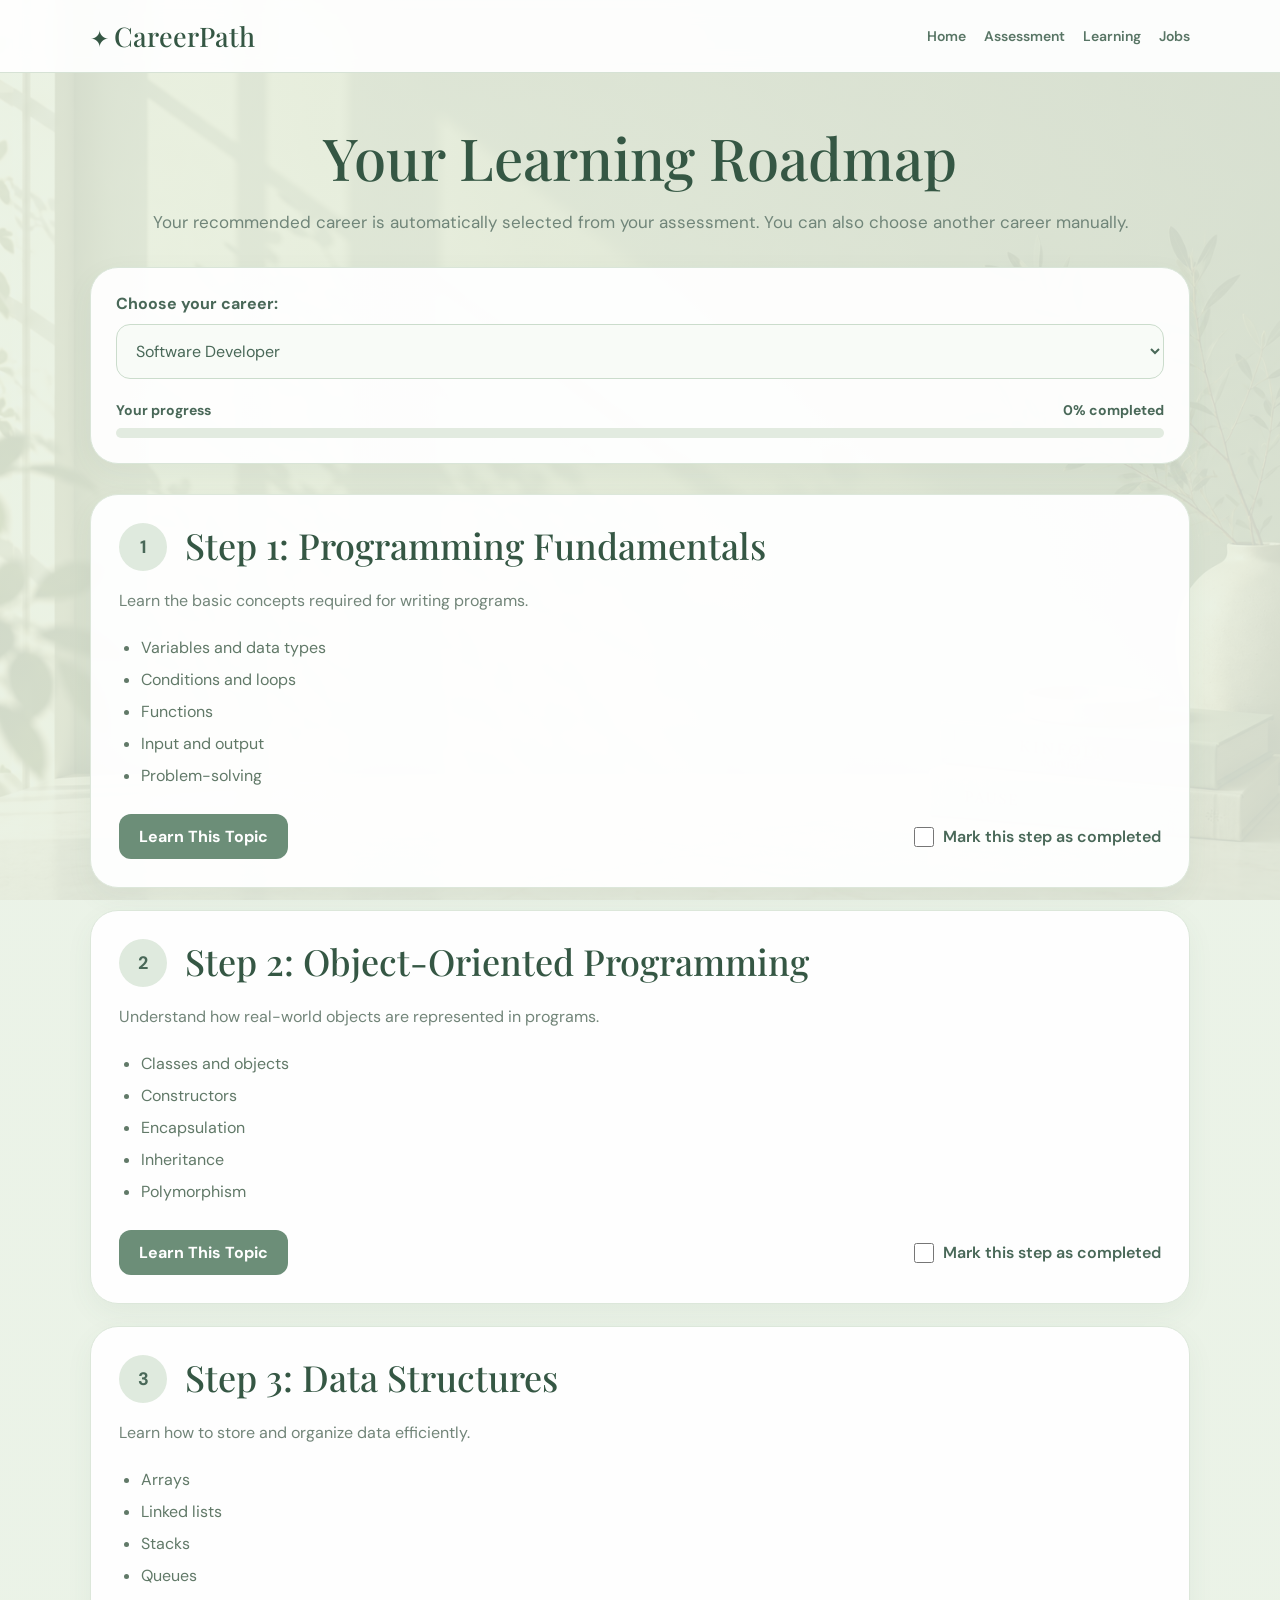
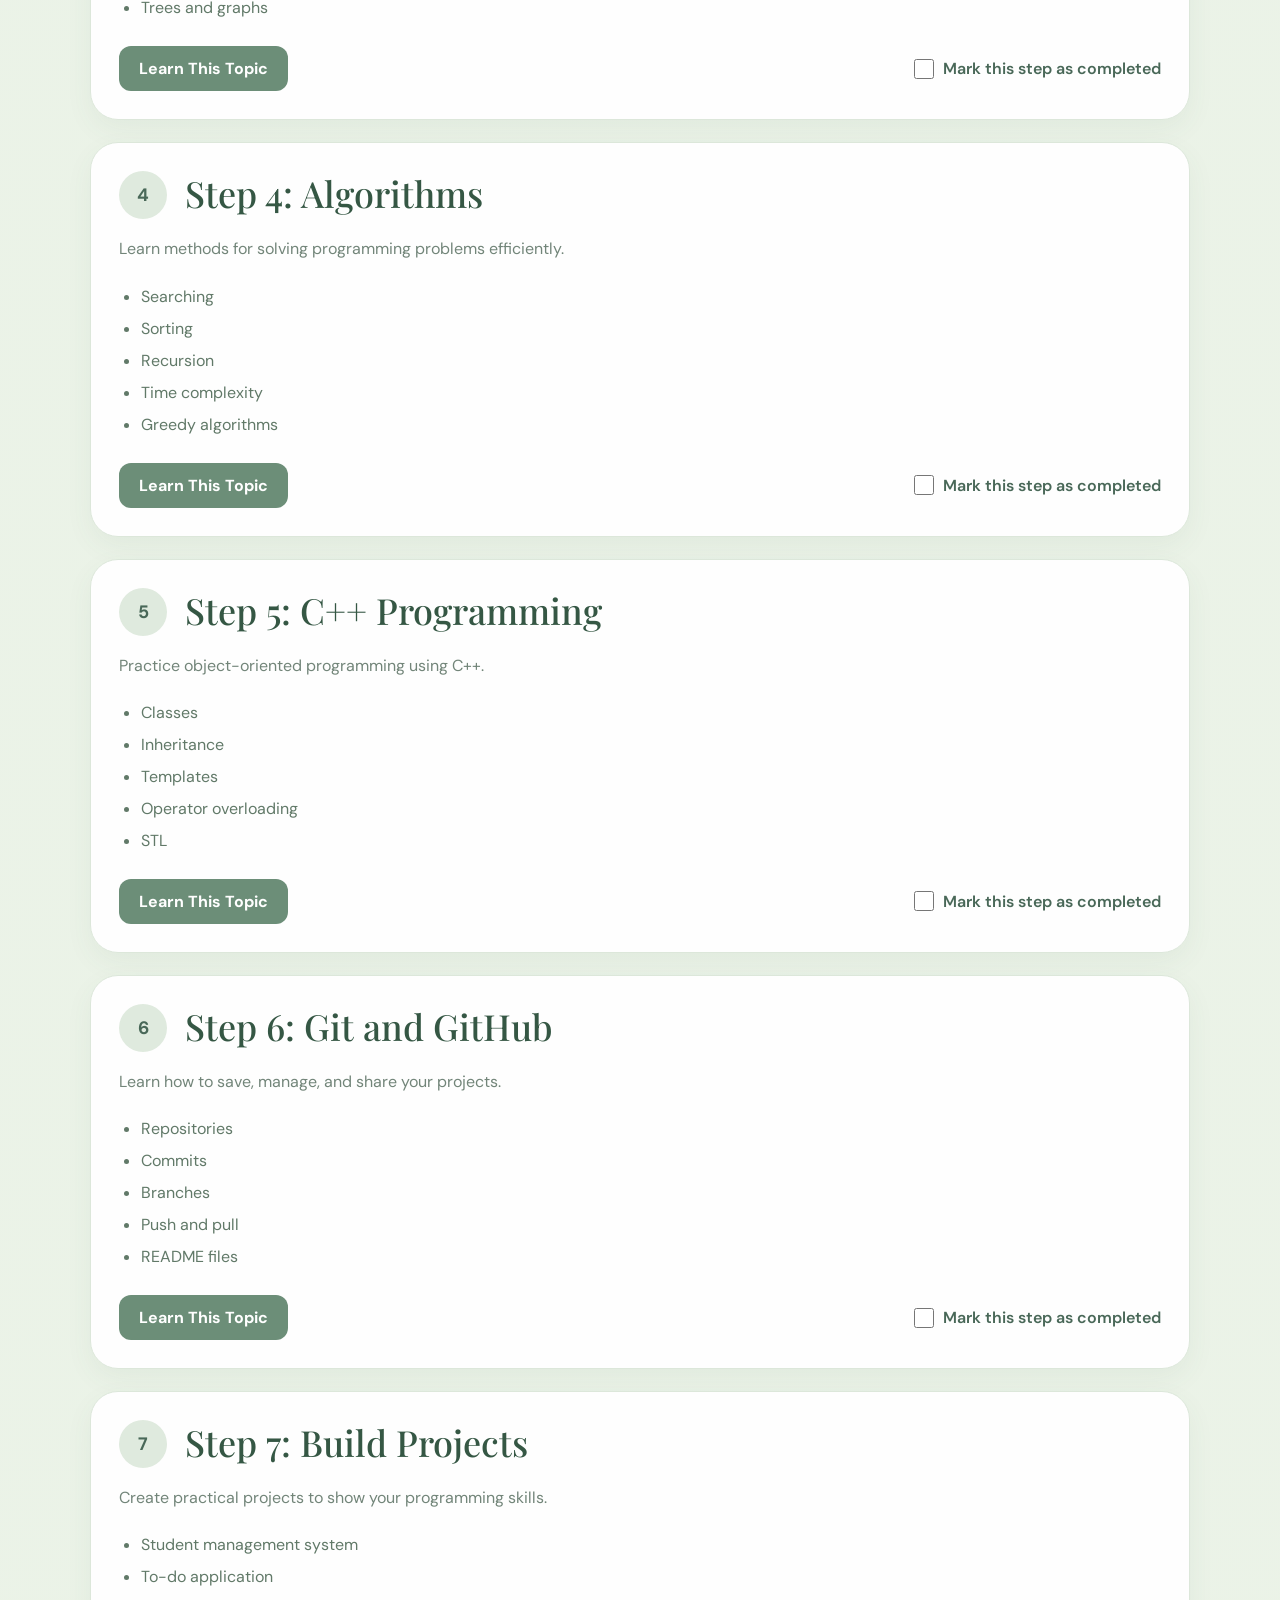
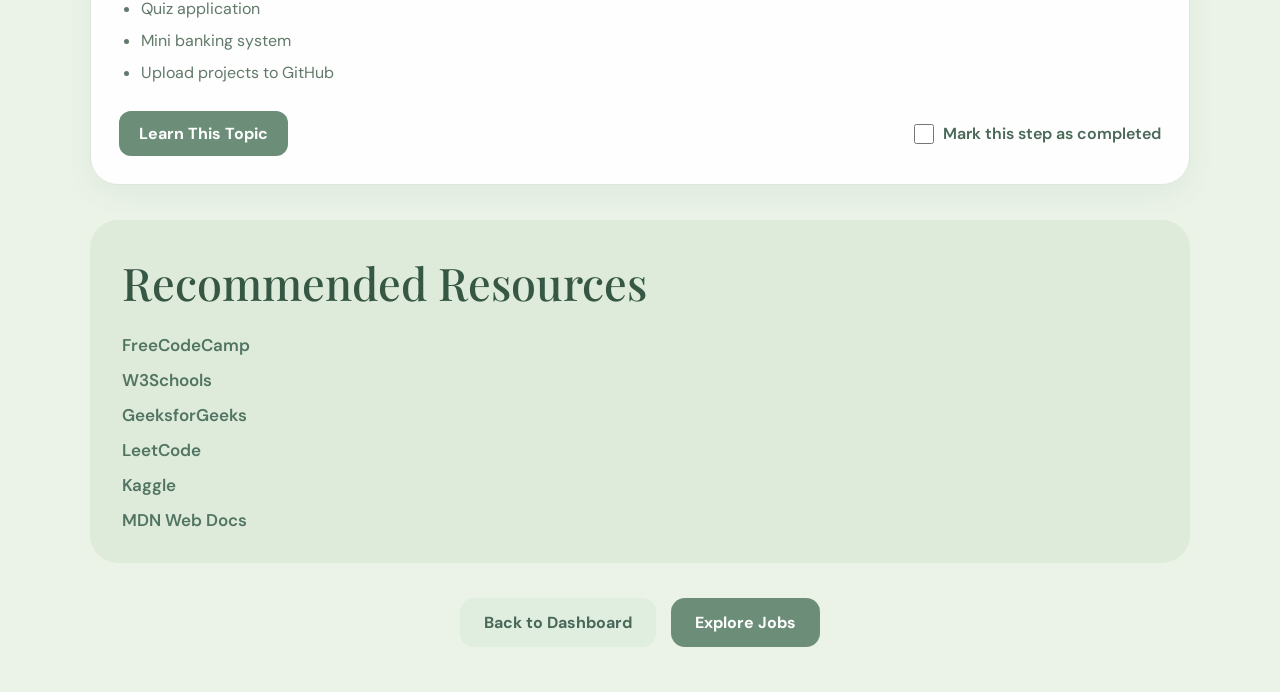
<file: learning.html>
<!DOCTYPE html>
<html lang="en">
<head>
  <meta charset="UTF-8">
  <meta name="viewport" content="width=device-width, initial-scale=1.0">

  <title>CareerPath - Learning Roadmap</title>

  <link rel="preconnect" href="https://fonts.googleapis.com">
  <link rel="preconnect" href="https://fonts.gstatic.com" crossorigin>

  <link
    href="https://fonts.googleapis.com/css2?family=DM+Sans:wght@400;500;600;700&family=Playfair+Display:wght@400;500;600&display=swap"
    rel="stylesheet"
  >

  <style>
    * {
      box-sizing: border-box;
      margin: 0;
      padding: 0;
    }

    body {
      font-family: "DM Sans", sans-serif;
      color: #496858;
      background:
        linear-gradient(rgba(232, 241, 228, 0.88), rgba(232, 241, 228, 0.88)),
        url("images/learning-bg.png") center/cover fixed;
      min-height: 100vh;
    }

    header {
      background: rgba(255, 255, 255, 0.92);
      border-bottom: 1px solid #d6e2d5;
      padding: 18px 7%;
      display: flex;
      justify-content: space-between;
      align-items: center;
      gap: 20px;
      position: sticky;
      top: 0;
      z-index: 10;
      backdrop-filter: blur(10px);
    }

    .logo {
      color: #355744;
      font-family: "Playfair Display", serif;
      font-size: 27px;
      font-weight: 500;
      text-decoration: none;
    }

    .logo-symbol {
      font-size: 23px;
      margin-right: 5px;
    }

    nav {
      display: flex;
      gap: 18px;
      flex-wrap: wrap;
    }

    nav a {
      color: #587565;
      text-decoration: none;
      font-weight: 600;
      font-size: 14px;
    }

    nav a:hover {
      color: #315641;
    }

    .container {
      width: min(1100px, 92%);
      margin: 45px auto;
    }

    .intro {
      text-align: center;
      margin-bottom: 30px;
    }

    .intro h1 {
      font-family: "Playfair Display", serif;
      font-size: clamp(34px, 5vw, 58px);
      font-weight: 500;
      color: #355744;
      margin-bottom: 12px;
    }

    .intro p {
      color: #708579;
      font-size: 17px;
      line-height: 1.7;
    }

    .selected-career {
      display: none;
      margin-top: 18px;
      color: #66866f;
      font-size: 15px;
      font-weight: 700;
    }

    .selector-card {
      background: rgba(255, 255, 255, 0.94);
      border: 1px solid #d9e5d8;
      border-radius: 28px;
      padding: 25px;
      margin-bottom: 30px;
      box-shadow: 0 10px 30px rgba(73, 104, 88, 0.06);
    }

    .selector-card label {
      display: block;
      margin-bottom: 10px;
      font-weight: 700;
      color: #496858;
    }

    select {
      width: 100%;
      padding: 15px;
      border: 1px solid #cbdccc;
      border-radius: 14px;
      background: #f8fbf7;
      color: #496858;
      font: inherit;
      outline: none;
    }

    select:focus {
      border-color: #6c8e78;
    }

    .progress-area {
      margin-top: 22px;
    }

    .progress-top {
      display: flex;
      justify-content: space-between;
      gap: 15px;
      margin-bottom: 9px;
      font-size: 14px;
      font-weight: 700;
    }

    .progress-track {
      width: 100%;
      height: 10px;
      background: #e2ebe0;
      border-radius: 20px;
      overflow: hidden;
    }

    .progress-bar {
      height: 100%;
      width: 0%;
      background: #6c8e78;
      border-radius: 20px;
      transition: width 0.3s ease;
    }

    .roadmap {
      display: grid;
      gap: 22px;
    }

    .step-card {
      background: rgba(255, 255, 255, 0.95);
      border: 1px solid #dce7da;
      border-radius: 28px;
      padding: 28px;
      box-shadow: 0 10px 28px rgba(73, 104, 88, 0.06);
    }

    .step-card.completed {
      border-color: #91ad98;
      background: #f4f9f2;
    }

    .step-heading {
      display: flex;
      align-items: flex-start;
      gap: 18px;
      margin-bottom: 16px;
    }

    .step-number {
      min-width: 48px;
      height: 48px;
      border-radius: 50%;
      background: #dfeade;
      color: #496858;
      display: grid;
      place-items: center;
      font-weight: 700;
      font-size: 18px;
    }

    .step-card h2 {
      color: #355744;
      font-family: "Playfair Display", serif;
      font-size: clamp(25px, 4vw, 36px);
      font-weight: 500;
      line-height: 1.25;
    }

    .step-card p {
      color: #728579;
      line-height: 1.7;
      margin-bottom: 18px;
    }

    .topics {
      padding-left: 22px;
      margin-bottom: 22px;
      color: #617968;
      line-height: 2;
    }

    .step-actions {
      display: flex;
      align-items: center;
      justify-content: space-between;
      gap: 18px;
      flex-wrap: wrap;
    }

    .learn-button {
      display: inline-block;
      background: #6c8e78;
      color: white;
      text-decoration: none;
      padding: 12px 20px;
      border-radius: 12px;
      font-weight: 700;
      transition: 0.2s ease;
    }

    .learn-button:hover {
      background: #52755f;
      transform: translateY(-1px);
    }

    .complete-label {
      display: flex;
      align-items: center;
      gap: 9px;
      color: #496858;
      font-weight: 600;
      cursor: pointer;
    }

    .complete-label input {
      width: 20px;
      height: 20px;
      accent-color: #6c8e78;
      cursor: pointer;
    }

    .resources {
      margin-top: 35px;
      background: rgba(222, 235, 218, 0.96);
      border-radius: 28px;
      padding: 32px;
    }

    .resources h2 {
      font-family: "Playfair Display", serif;
      font-size: clamp(30px, 5vw, 45px);
      font-weight: 500;
      color: #355744;
      margin-bottom: 22px;
    }

    .resource-list {
      display: grid;
      gap: 13px;
    }

    .resource-list a {
      color: #527563;
      font-size: 17px;
      font-weight: 600;
      text-decoration: none;
    }

    .resource-list a:hover {
      text-decoration: underline;
    }

    .bottom-actions {
      display: flex;
      justify-content: center;
      gap: 15px;
      flex-wrap: wrap;
      margin: 35px 0;
    }

    .bottom-actions a {
      text-decoration: none;
      padding: 14px 24px;
      border-radius: 14px;
      background: #e0eee0;
      color: #496858;
      font-weight: 700;
    }

    .bottom-actions a.primary {
      background: #6c8e78;
      color: white;
    }

    @media (max-width: 600px) {
      header {
        padding: 15px 5%;
        align-items: flex-start;
        flex-direction: column;
      }

      nav {
        gap: 12px;
      }

      .container {
        width: 92%;
        margin: 30px auto;
      }

      .selector-card,
      .step-card,
      .resources {
        padding: 22px;
        border-radius: 23px;
      }

      .step-heading {
        gap: 12px;
      }

      .step-number {
        min-width: 40px;
        height: 40px;
        font-size: 15px;
      }

      .step-actions {
        align-items: flex-start;
        flex-direction: column;
      }

      .learn-button {
        width: 100%;
        text-align: center;
      }
    }
  </style>
</head>

<body>

  <header>
    <a href="dashboard.html" class="logo">
      <span class="logo-symbol">✦</span>CareerPath
    </a>

    <nav>
      <a href="dashboard.html">Home</a>
      <a href="assessment.html">Assessment</a>
      <a href="learning.html">Learning</a>
      <a href="jobs.html">Jobs</a>
    </nav>
  </header>

  <main class="container">

    <section class="intro">
      <h1>Your Learning Roadmap</h1>

      <p>
        Your recommended career is automatically selected from your assessment.
        You can also choose another career manually.
      </p>

      <div class="selected-career" id="selectedCareerMessage"></div>
    </section>

    <section class="selector-card">

      <label for="careerSelect">Choose your career:</label>

      <select id="careerSelect">
        <option value="software">Software Developer</option>
        <option value="frontend">Frontend Web Developer</option>
        <option value="data">Data Analyst</option>
        <option value="cybersecurity">Cybersecurity Analyst</option>
      </select>

      <div class="progress-area">
        <div class="progress-top">
          <span>Your progress</span>
          <span id="progressText">0% completed</span>
        </div>

        <div class="progress-track">
          <div class="progress-bar" id="progressBar"></div>
        </div>
      </div>

    </section>

    <section class="roadmap" id="roadmap"></section>

    <section class="resources">

      <h2>Recommended Resources</h2>

      <div class="resource-list">
        <a href="https://www.freecodecamp.org/" target="_blank">FreeCodeCamp</a>
        <a href="https://www.w3schools.com/" target="_blank">W3Schools</a>
        <a href="https://www.geeksforgeeks.org/" target="_blank">GeeksforGeeks</a>
        <a href="https://leetcode.com/" target="_blank">LeetCode</a>
        <a href="https://www.kaggle.com/" target="_blank">Kaggle</a>
        <a href="https://developer.mozilla.org/" target="_blank">MDN Web Docs</a>
      </div>

    </section>

    <div class="bottom-actions">
      <a href="dashboard.html">Back to Dashboard</a>
      <a href="jobs.html" class="primary">Explore Jobs</a>
    </div>

  </main>

  <script>
    const careerSelect = document.getElementById("careerSelect");
    const roadmap = document.getElementById("roadmap");
    const progressText = document.getElementById("progressText");
    const progressBar = document.getElementById("progressBar");
    const selectedCareerMessage = document.getElementById("selectedCareerMessage");

    const careerData = {
      software: {
        title: "Software Developer",
        steps: [
          {
            title: "Programming Fundamentals",
            description: "Learn the basic concepts required for writing programs.",
            topics: [
              "Variables and data types",
              "Conditions and loops",
              "Functions",
              "Input and output",
              "Problem-solving"
            ],
            link: "https://www.python.org/about/gettingstarted/"
          },
          {
            title: "Object-Oriented Programming",
            description: "Understand how real-world objects are represented in programs.",
            topics: [
              "Classes and objects",
              "Constructors",
              "Encapsulation",
              "Inheritance",
              "Polymorphism"
            ],
            link: "https://www.geeksforgeeks.org/object-oriented-programming-oops-concept-in-java/"
          },
          {
            title: "Data Structures",
            description: "Learn how to store and organize data efficiently.",
            topics: [
              "Arrays",
              "Linked lists",
              "Stacks",
              "Queues",
              "Trees and graphs"
            ],
            link: "https://www.geeksforgeeks.org/data-structures/"
          },
          {
            title: "Algorithms",
            description: "Learn methods for solving programming problems efficiently.",
            topics: [
              "Searching",
              "Sorting",
              "Recursion",
              "Time complexity",
              "Greedy algorithms"
            ],
            link: "https://visualgo.net/en"
          },
          {
            title: "C++ Programming",
            description: "Practice object-oriented programming using C++.",
            topics: [
              "Classes",
              "Inheritance",
              "Templates",
              "Operator overloading",
              "STL"
            ],
            link: "https://www.learncpp.com/"
          },
          {
            title: "Git and GitHub",
            description: "Learn how to save, manage, and share your projects.",
            topics: [
              "Repositories",
              "Commits",
              "Branches",
              "Push and pull",
              "README files"
            ],
            link: "https://skills.github.com/"
          },
          {
            title: "Build Projects",
            description: "Create practical projects to show your programming skills.",
            topics: [
              "Student management system",
              "To-do application",
              "Quiz application",
              "Mini banking system",
              "Upload projects to GitHub"
            ],
            link: "https://github.com/"
          }
        ]
      },

      frontend: {
        title: "Frontend Web Developer",
        steps: [
          {
            title: "HTML",
            description: "Learn how to create the structure of a webpage.",
            topics: [
              "HTML elements",
              "Headings and paragraphs",
              "Links and images",
              "Forms",
              "Semantic HTML"
            ],
            link: "https://www.w3schools.com/html/"
          },
          {
            title: "CSS",
            description: "Learn how to style and design webpages.",
            topics: [
              "Colors and fonts",
              "Box model",
              "Flexbox",
              "Grid",
              "Responsive design"
            ],
            link: "https://www.w3schools.com/css/"
          },
          {
            title: "JavaScript",
            description: "Learn how to add logic and interaction to websites.",
            topics: [
              "Variables",
              "Functions",
              "Arrays and objects",
              "DOM manipulation",
              "Events"
            ],
            link: "https://javascript.info/"
          },
          {
            title: "Responsive Web Design",
            description: "Make websites work properly on mobile, tablet, and laptop screens.",
            topics: [
              "Media queries",
              "Mobile-first design",
              "Flexible layouts",
              "Responsive images",
              "Accessibility"
            ],
            link: "https://developer.mozilla.org/en-US/docs/Learn/CSS/CSS_layout/Responsive_Design"
          },
          {
            title: "React",
            description: "Learn how to build modern user interfaces using React.",
            topics: [
              "Components",
              "Props",
              "State",
              "Events",
              "React hooks"
            ],
            link: "https://react.dev/learn"
          },
          {
            title: "Git and GitHub",
            description: "Learn how to publish and manage your web projects.",
            topics: [
              "Repositories",
              "Commits",
              "Branches",
              "GitHub Pages",
              "Project documentation"
            ],
            link: "https://skills.github.com/"
          },
          {
            title: "Build a Portfolio Website",
            description: "Create a personal portfolio to display your projects and skills.",
            topics: [
              "About section",
              "Skills section",
              "Project cards",
              "Contact section",
              "Deploy the website"
            ],
            link: "https://pages.github.com/"
          }
        ]
      },

      data: {
        title: "Data Analyst",
        steps: [
          {
            title: "Excel and Statistics",
            description: "Learn the basics of working with data.",
            topics: [
              "Excel formulas",
              "Sorting and filtering",
              "Mean, median, and mode",
              "Charts",
              "Basic probability"
            ],
            link: "https://support.microsoft.com/en-us/excel"
          },
          {
            title: "SQL",
            description: "Learn how to retrieve information from databases.",
            topics: [
              "SELECT statements",
              "WHERE conditions",
              "GROUP BY",
              "JOIN operations",
              "Aggregate functions"
            ],
            link: "https://www.w3schools.com/sql/"
          },
          {
            title: "Python for Data Analysis",
            description: "Use Python to clean, process, and analyze datasets.",
            topics: [
              "Python basics",
              "Lists and dictionaries",
              "Functions",
              "File handling",
              "Data processing"
            ],
            link: "https://www.python.org/about/gettingstarted/"
          },
          {
            title: "NumPy",
            description: "Learn numerical calculations using Python arrays.",
            topics: [
              "Arrays",
              "Array indexing",
              "Mathematical operations",
              "Statistics",
              "Matrix operations"
            ],
            link: "https://numpy.org/learn/"
          },
          {
            title: "Pandas",
            description: "Learn how to clean and analyze tabular data.",
            topics: [
              "Series",
              "DataFrames",
              "Reading CSV files",
              "Missing values",
              "Filtering data"
            ],
            link: "https://pandas.pydata.org/docs/getting_started/"
          },
          {
            title: "Data Visualization",
            description: "Learn how to present data through meaningful charts.",
            topics: [
              "Bar charts",
              "Line charts",
              "Pie charts",
              "Scatter plots",
              "Dashboard design"
            ],
            link: "https://www.kaggle.com/learn/data-visualization"
          },
          {
            title: "Build a Dashboard",
            description: "Create a useful data analysis project.",
            topics: [
              "Find a dataset",
              "Clean the data",
              "Analyze patterns",
              "Create charts",
              "Present your findings"
            ],
            link: "https://www.kaggle.com/"
          }
        ]
      },

      cybersecurity: {
        title: "Cybersecurity Analyst",
        steps: [
          {
            title: "Networking Fundamentals",
            description: "Understand how computers and networks communicate.",
            topics: [
              "IP addresses",
              "DNS",
              "HTTP and HTTPS",
              "TCP and UDP",
              "Network security"
            ],
            link: "https://www.cisco.com/c/en/us/training-events/training-certifications/training/training-services/courses/introduction-to-cybersecurity.html"
          },
          {
            title: "Linux Fundamentals",
            description: "Learn the Linux commands commonly used in cybersecurity.",
            topics: [
              "Terminal commands",
              "Files and folders",
              "Permissions",
              "Processes",
              "Shell basics"
            ],
            link: "https://linuxjourney.com/"
          },
          {
            title: "Python Programming",
            description: "Use Python to automate security-related tasks.",
            topics: [
              "Python basics",
              "Functions",
              "File handling",
              "Networking scripts",
              "Automation"
            ],
            link: "https://www.python.org/about/gettingstarted/"
          },
          {
            title: "Cybersecurity Basics",
            description: "Understand common threats and security practices.",
            topics: [
              "Malware",
              "Phishing",
              "Passwords",
              "Authentication",
              "Security principles"
            ],
            link: "https://www.cisco.com/c/en/us/training-events/training-certifications/training/training-services/courses/introduction-to-cybersecurity.html"
          },
          {
            title: "Ethical Hacking Basics",
            description: "Learn security testing in legal practice environments.",
            topics: [
              "Reconnaissance",
              "Scanning",
              "Vulnerabilities",
              "Security tools",
              "Safe practice labs"
            ],
            link: "https://tryhackme.com/"
          },
          {
            title: "Web Security",
            description: "Learn how websites can be attacked and protected.",
            topics: [
              "SQL injection",
              "Cross-site scripting",
              "Authentication issues",
              "Access control",
              "Secure coding"
            ],
            link: "https://portswigger.net/web-security"
          },
          {
            title: "Security Projects",
            description: "Build practical projects to demonstrate your cybersecurity skills.",
            topics: [
              "Password strength checker",
              "Network scanner",
              "Log analyzer",
              "Phishing awareness page",
              "Security report"
            ],
            link: "https://github.com/"
          }
        ]
      }
    };

    function getStorageKey() {
      return "careerPathProgress_" + careerSelect.value;
    }

    function loadProgress() {
      return JSON.parse(localStorage.getItem(getStorageKey())) || [];
    }

    function saveProgress(progress) {
      localStorage.setItem(getStorageKey(), JSON.stringify(progress));
    }

    function updateProgress() {
      const steps = careerData[careerSelect.value].steps;
      const progress = loadProgress();

      const completedCount = progress.filter(Boolean).length;
      const percentage = Math.round((completedCount / steps.length) * 100);

      progressText.textContent = percentage + "% completed";
      progressBar.style.width = percentage + "%";
    }

    function displayRoadmap() {
      const selectedCareer = careerData[careerSelect.value];
      const progress = loadProgress();

      roadmap.innerHTML = "";

      selectedCareer.steps.forEach(function(step, index) {
        const card = document.createElement("article");

        card.className = "step-card";

        if (progress[index]) {
          card.classList.add("completed");
        }

        card.innerHTML = `
          <div class="step-heading">
            <div class="step-number">${index + 1}</div>

            <div>
              <h2>Step ${index + 1}: ${step.title}</h2>
            </div>
          </div>

          <p>${step.description}</p>

          <ul class="topics">
            ${step.topics.map(function(topic) {
              return `<li>${topic}</li>`;
            }).join("")}
          </ul>

          <div class="step-actions">
            <a
              class="learn-button"
              href="${step.link}"
              target="_blank"
              rel="noopener noreferrer"
            >
              Learn This Topic
            </a>

            <label class="complete-label">
              <input
                type="checkbox"
                data-index="${index}"
                ${progress[index] ? "checked" : ""}
              >
              Mark this step as completed
            </label>
          </div>
        `;

        roadmap.appendChild(card);
      });

      document
        .querySelectorAll('#roadmap input[type="checkbox"]')
        .forEach(function(checkbox) {
          checkbox.addEventListener("change", function() {
            const currentProgress = loadProgress();

            currentProgress[Number(this.dataset.index)] = this.checked;

            saveProgress(currentProgress);
            displayRoadmap();
          });
        });

      updateProgress();
    }

    function convertCareerNameToValue(careerName) {
      const name = careerName.toLowerCase();

      if (
        name.includes("frontend") ||
        name.includes("front end") ||
        name.includes("web developer") ||
        name.includes("web development")
      ) {
        return "frontend";
      }

      if (
        name.includes("data analyst") ||
        name.includes("data analysis")
      ) {
        return "data";
      }

      if (
        name.includes("cybersecurity") ||
        name.includes("cyber security") ||
        name.includes("security analyst")
      ) {
        return "cybersecurity";
      }

      return "software";
    }

    function loadAssessmentCareer() {
      const savedCareer = localStorage.getItem("careerPathSelectedCareer");

      if (!savedCareer) {
        careerSelect.value = "software";
        selectedCareerMessage.style.display = "none";
        return;
      }

      const careerValue = convertCareerNameToValue(savedCareer);

      careerSelect.value = careerValue;

      selectedCareerMessage.textContent =
        "Recommended for you: " + careerData[careerValue].title;

      selectedCareerMessage.style.display = "block";
    }

    careerSelect.addEventListener("change", function() {
      selectedCareerMessage.textContent =
        "Selected career: " + careerData[careerSelect.value].title;

      selectedCareerMessage.style.display = "block";

      displayRoadmap();
    });

    loadAssessmentCareer();
    displayRoadmap();
  </script>

</body>
</html>
</file>
